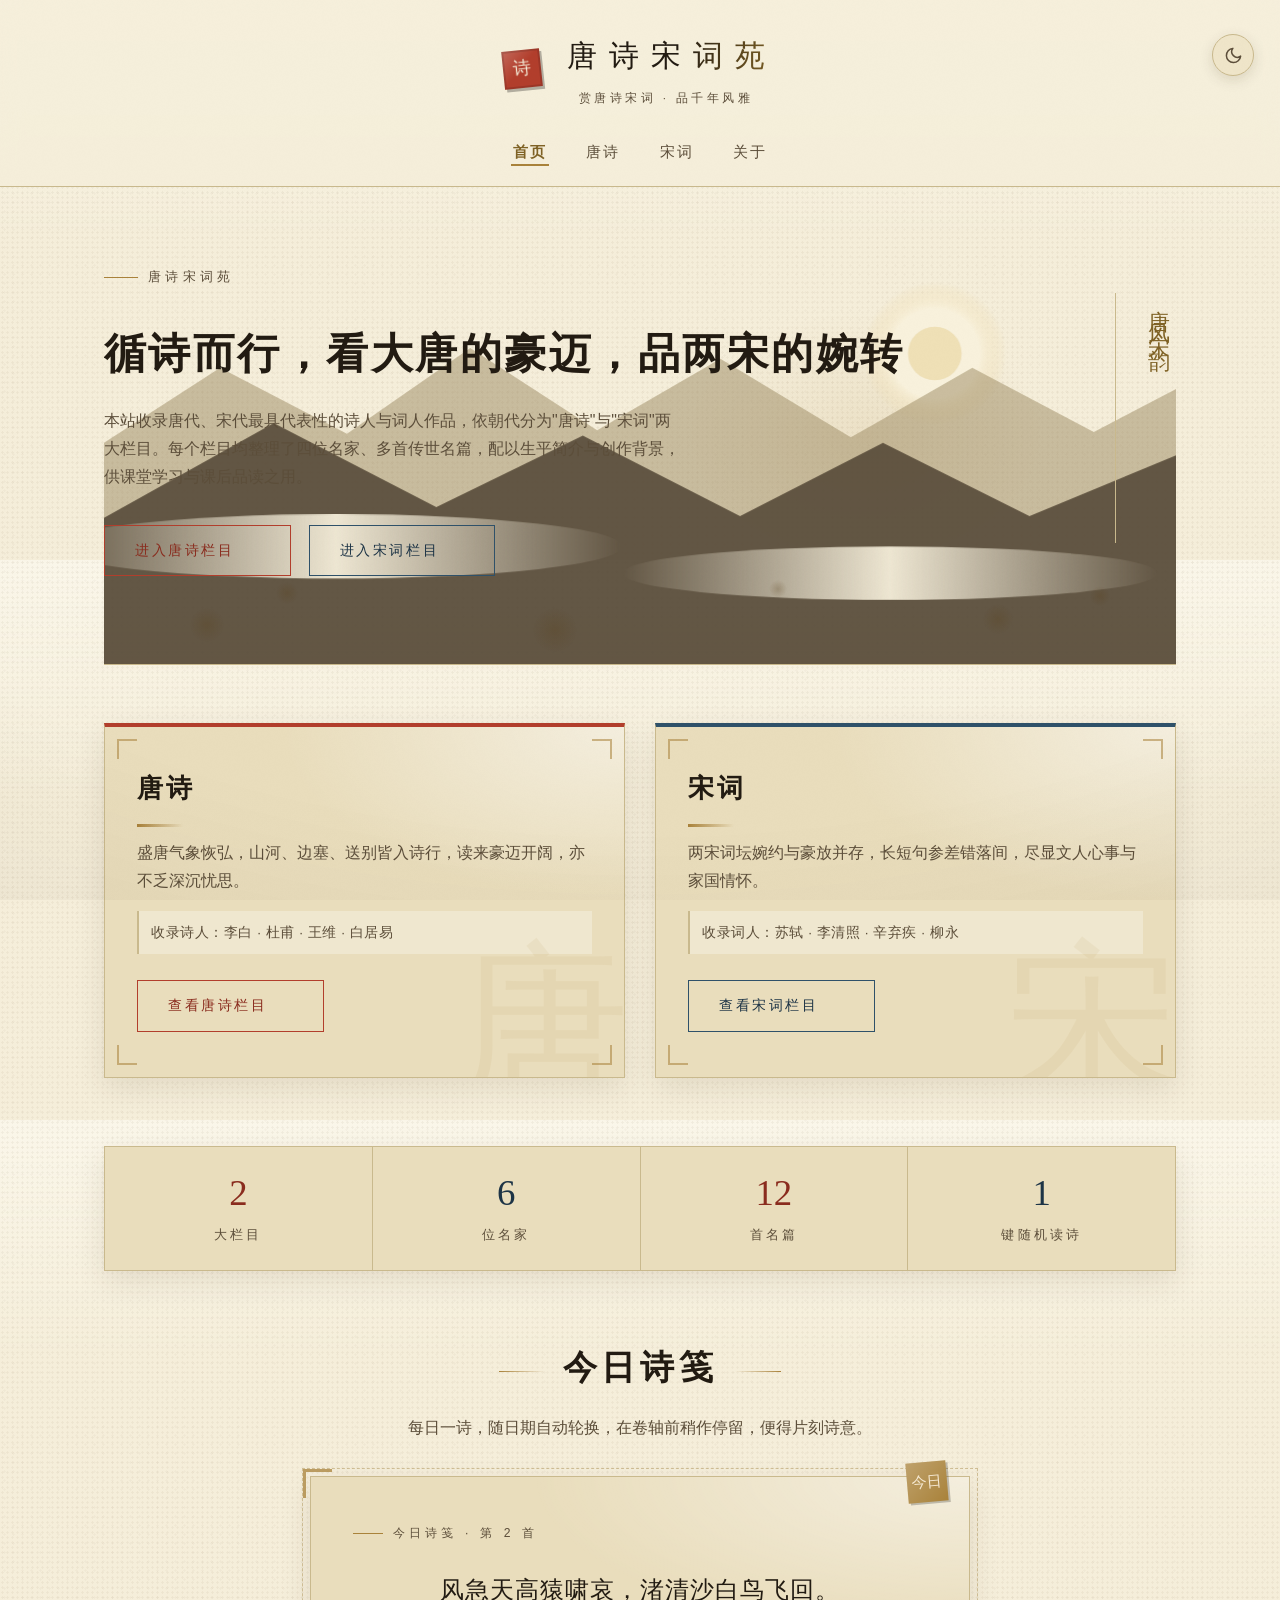
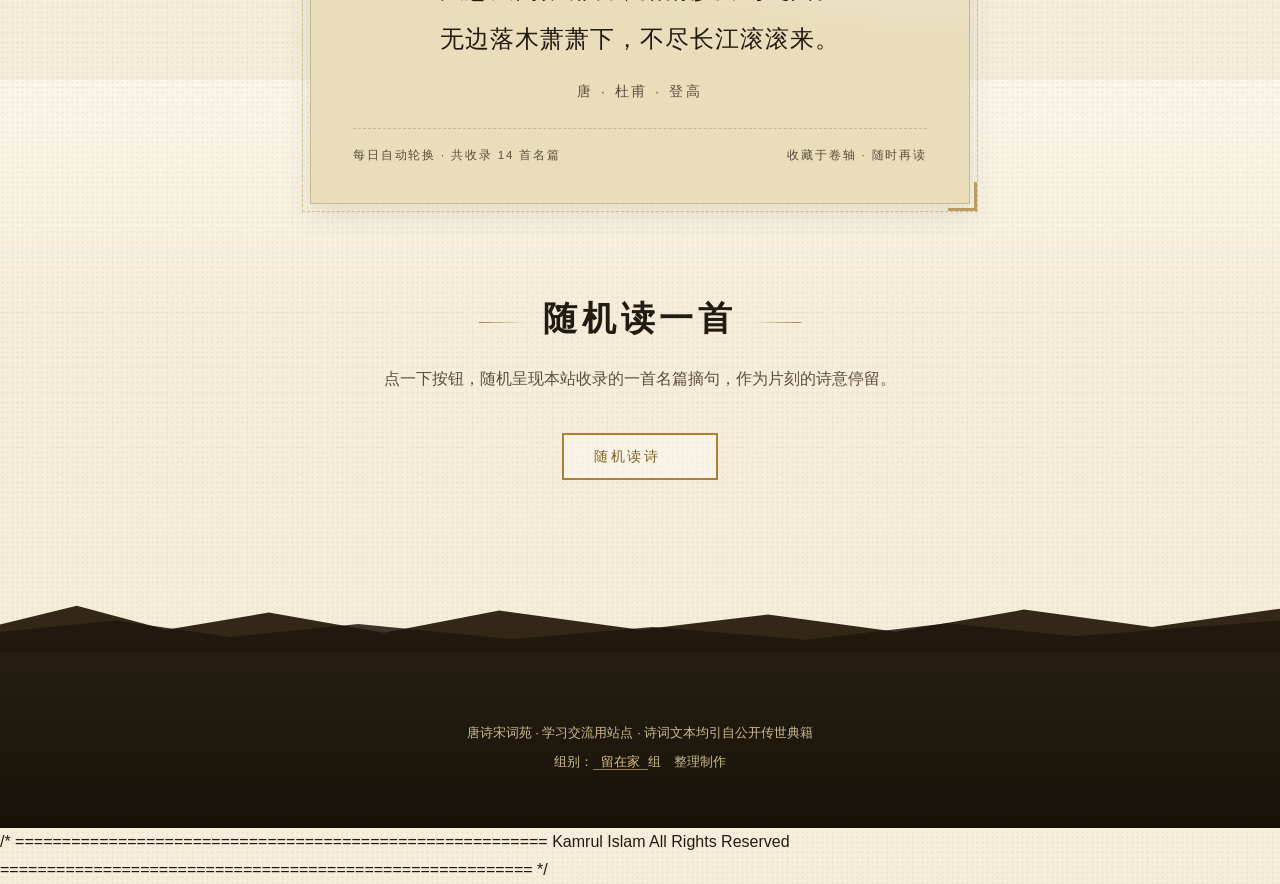
<file: index.html>
<!doctype html>
<html lang="zh-CN">
<head>
<meta charset="UTF-8">
<meta name="viewport" content="width=device-width, initial-scale=1">
<title>唐诗宋词苑 · 首页</title>
<link rel="stylesheet" href="css/style.css">
</head>
<body>

<header class="site-header">
  <a class="brand-mark" href="index.html">
    <span class="brand-seal">诗</span>
    <span>
      <span class="brand-title">唐诗宋词苑</span>
      <span class="brand-sub">赏唐诗宋词 · 品千年风雅</span>
    </span>
  </a>
  <nav class="main-nav">
    <ul>
      <li><a href="index.html">首页</a></li>
      <li><a href="tangshi.html">唐诗</a></li>
      <li><a href="songci.html">宋词</a></li>
      <li><a href="about.html">关于</a></li>
    </ul>
  </nav>
</header>

<main>
  <div class="wrap">

    <section class="hero">
      <div class="hero-text">
        <p class="hero-eyebrow">唐诗宋词苑</p>
        <h1>循诗而行，看大唐的豪迈，品两宋的婉转</h1>
        <p>本站收录唐代、宋代最具代表性的诗人与词人作品，依朝代分为"唐诗"与"宋词"两大栏目。每个栏目均整理了四位名家、多首传世名篇，配以生平简介与创作背景，供课堂学习与课后品读之用。</p>
        <div class="hero-actions">
          <a class="btn btn-tang" href="tangshi.html">进入唐诗栏目</a>
          <a class="btn btn-song" href="songci.html">进入宋词栏目</a>
        </div>
      </div>
      <div class="hero-vertical">唐风宋韵</div>
    </section>

    <section class="gate-grid">
      <div class="gate-card tang">
        <h2>唐诗</h2>
        <p>盛唐气象恢弘，山河、边塞、送别皆入诗行，读来豪迈开阔，亦不乏深沉忧思。</p>
        <p class="poet-list">收录诗人：李白 · 杜甫 · 王维 · 白居易</p>
        <a class="btn btn-tang" href="tangshi.html">查看唐诗栏目</a>
      </div>
      <div class="gate-card song">
        <h2>宋词</h2>
        <p>两宋词坛婉约与豪放并存，长短句参差错落间，尽显文人心事与家国情怀。</p>
        <p class="poet-list">收录词人：苏轼 · 李清照 · 辛弃疾 · 柳永</p>
        <a class="btn btn-song" href="songci.html">查看宋词栏目</a>
      </div>
    </section>

    <section class="stats-bar" aria-label="站点数据">
      <div class="stat-item">
        <span class="stat-num" data-count="2">0</span>
        <span class="stat-label">大栏目</span>
      </div>
      <div class="stat-item">
        <span class="stat-num" data-count="8">0</span>
        <span class="stat-label">位名家</span>
      </div>
      <div class="stat-item">
        <span class="stat-num" data-count="24">0</span>
        <span class="stat-label">首名篇</span>
      </div>
      <div class="stat-item">
        <span class="stat-num" data-count="1">0</span>
        <span class="stat-label">键随机读诗</span>
      </div>
    </section>

    <section class="section-head">
      <h2>今日诗笺</h2>
      <p>每日一诗，随日期自动轮换，在卷轴前稍作停留，便得片刻诗意。</p>
    </section>
    <div class="featured-quote">
      <span class="fq-seal">今日</span>
      <p class="fq-label"></p>
      <p class="fq-text"></p>
      <p class="fq-meta"></p>
      <p class="fq-foot"><span></span><span>收藏于卷轴 · 随时再读</span></p>
    </div>

    <section class="section-head" style="padding-top:10px;">
      <h2>随机读一首</h2>
      <p>点一下按钮，随机呈现本站收录的一首名篇摘句，作为片刻的诗意停留。</p>
    </section>
    <div class="random-wrap">
      <button id="randomPoemBtn" class="btn">随机读诗</button>
      <div id="randomPoemBox" class="random-poem"></div>
    </div>

  </div>
</main>

<footer class="site-footer">
  <p>唐诗宋词苑 · 学习交流用站点 · 诗词文本均引自公开传世典籍</p>
  <p>组别：<span class="fill-blank">留在家</span>组　整理制作</p>
</footer>

<button class="to-top" aria-label="回到顶部">↑</button>
<script src="js/main.js"></script>
</body>
</html>
/* =========================================================
   Kamrul Islam All Rights Reserved
   ========================================================= */
</file>
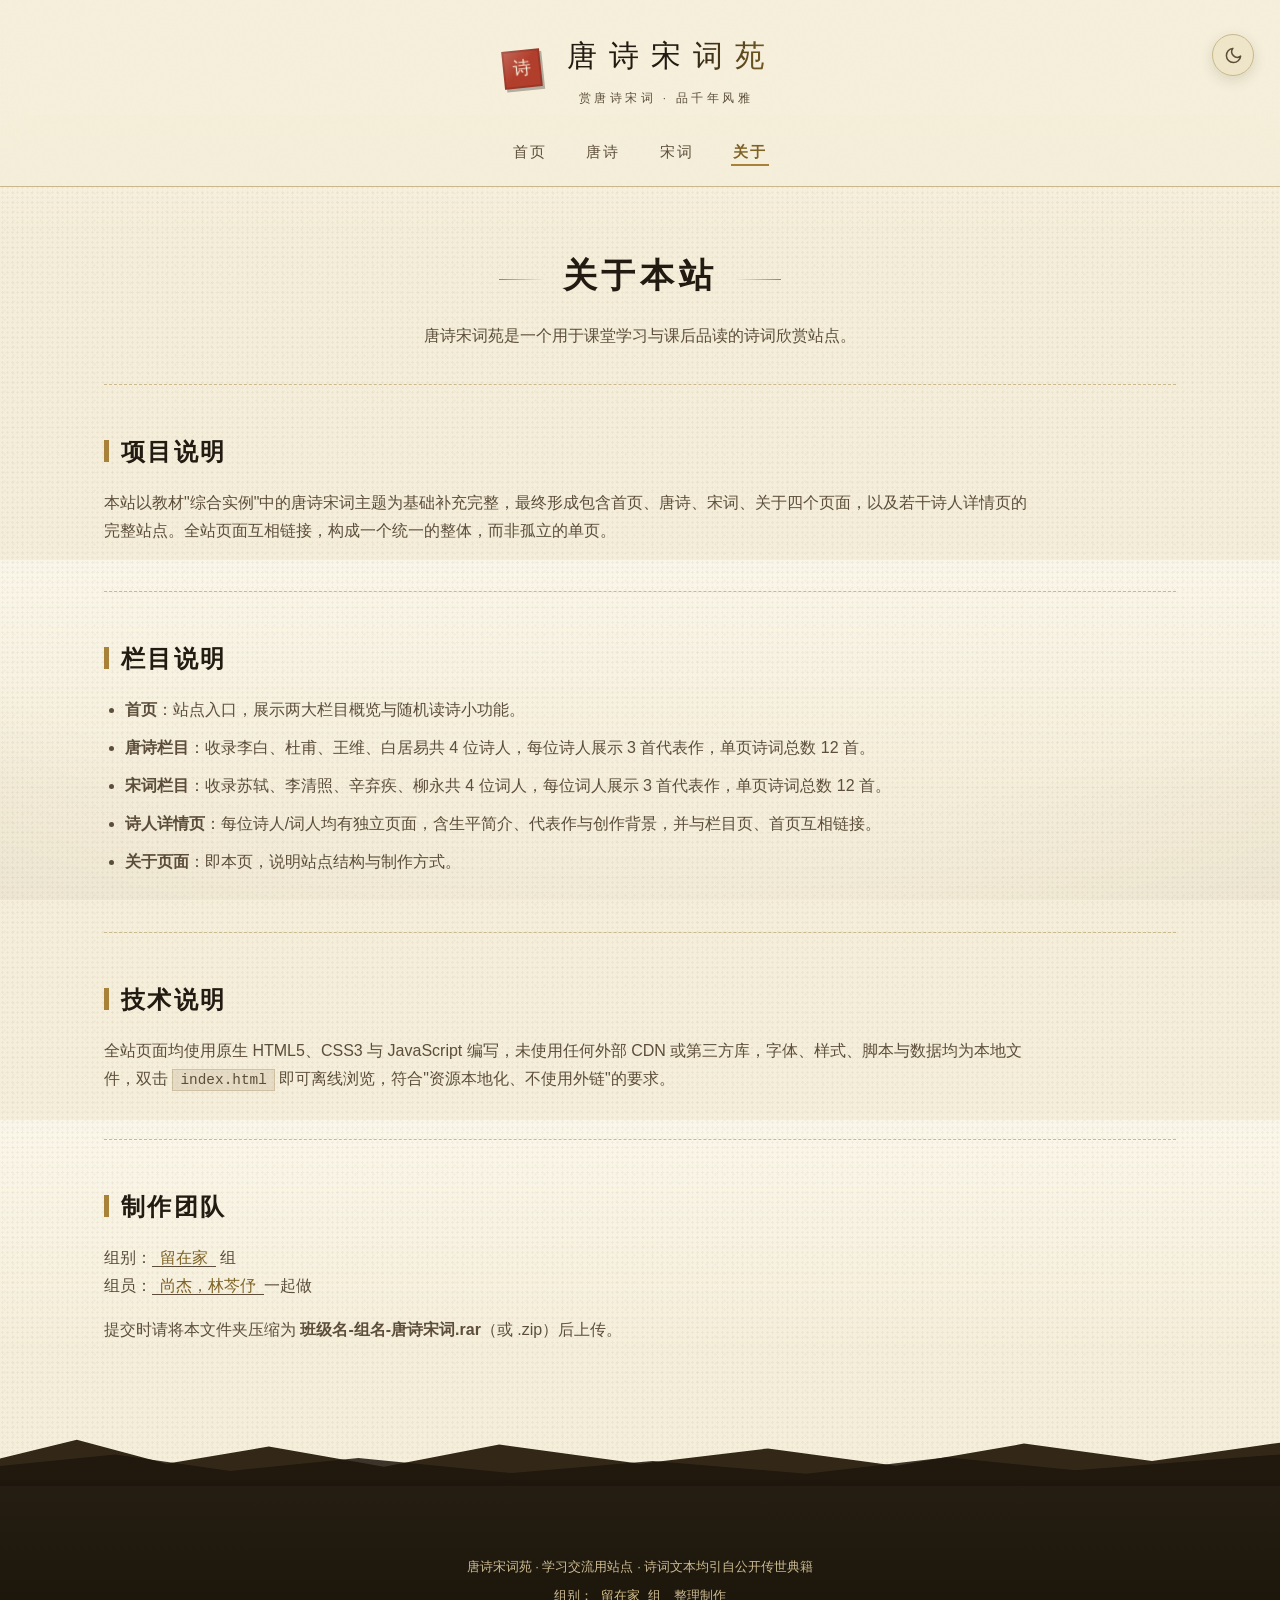
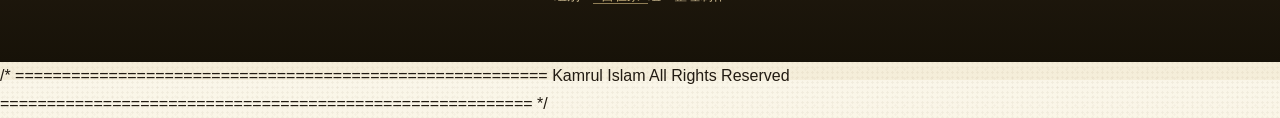
<file: about.html>
<!doctype html>
<html lang="zh-CN">
<head>
<meta charset="UTF-8">
<meta name="viewport" content="width=device-width, initial-scale=1">
<title>关于本站 · 唐诗宋词苑</title>
<link rel="stylesheet" href="css/style.css">
</head>
<body>

<header class="site-header">
  <a class="brand-mark" href="index.html">
    <span class="brand-seal">诗</span>
    <span>
      <span class="brand-title">唐诗宋词苑</span>
      <span class="brand-sub">赏唐诗宋词 · 品千年风雅</span>
    </span>
  </a>
  <nav class="main-nav">
    <ul>
      <li><a href="index.html">首页</a></li>
      <li><a href="tangshi.html">唐诗</a></li>
      <li><a href="songci.html">宋词</a></li>
      <li><a href="about.html">关于</a></li>
    </ul>
  </nav>
</header>

<main>
  <div class="wrap">

    <section class="section-head">
      <h1 class="split-reveal">关于本站</h1>
      <p>唐诗宋词苑是一个用于课堂学习与课后品读的诗词欣赏站点。</p>
    </section>

    <section class="about-block">
      <h2>项目说明</h2>
      <p>本站以教材"综合实例"中的唐诗宋词主题为基础补充完整，最终形成包含首页、唐诗、宋词、关于四个页面，以及若干诗人详情页的完整站点。全站页面互相链接，构成一个统一的整体，而非孤立的单页。</p>
    </section>

    <section class="about-block">
      <h2>栏目说明</h2>
      <ul>
        <li><strong>首页</strong>：站点入口，展示两大栏目概览与随机读诗小功能。</li>
        <li><strong>唐诗栏目</strong>：收录李白、杜甫、王维、白居易共 4 位诗人，每位诗人展示 3 首代表作，单页诗词总数 12 首。</li>
        <li><strong>宋词栏目</strong>：收录苏轼、李清照、辛弃疾、柳永共 4 位词人，每位词人展示 3 首代表作，单页诗词总数 12 首。</li>
        <li><strong>诗人详情页</strong>：每位诗人/词人均有独立页面，含生平简介、代表作与创作背景，并与栏目页、首页互相链接。</li>
        <li><strong>关于页面</strong>：即本页，说明站点结构与制作方式。</li>
      </ul>
    </section>

    <section class="about-block">
      <h2>技术说明</h2>
      <p>全站页面均使用原生 HTML5、CSS3 与 JavaScript 编写，未使用任何外部 CDN 或第三方库，字体、样式、脚本与数据均为本地文件，双击 <code>index.html</code> 即可离线浏览，符合"资源本地化、不使用外链"的要求。</p>
    </section>

    <section class="about-block">
      <h2>制作团队</h2>
      <p>组别：<span class="fill-blank">留在家</span> 组</p>
      <p>组员：<span class="fill-blank">尚杰，林芩伃</span>一起做</p>
      <p style="margin-top:16px;">提交时请将本文件夹压缩为 <strong>班级名-组名-唐诗宋词.rar</strong>（或 .zip）后上传。</p>
    </section>

  </div>
</main>

<footer class="site-footer">
  <p>唐诗宋词苑 · 学习交流用站点 · 诗词文本均引自公开传世典籍</p>
  <p>组别：<span class="fill-blank">留在家</span>组　整理制作</p>
</footer>

<button class="to-top" aria-label="回到顶部">↑</button>
<script src="js/main.js"></script>
</body>
</html>
/* =========================================================
   Kamrul Islam All Rights Reserved
   ========================================================= */
</file>
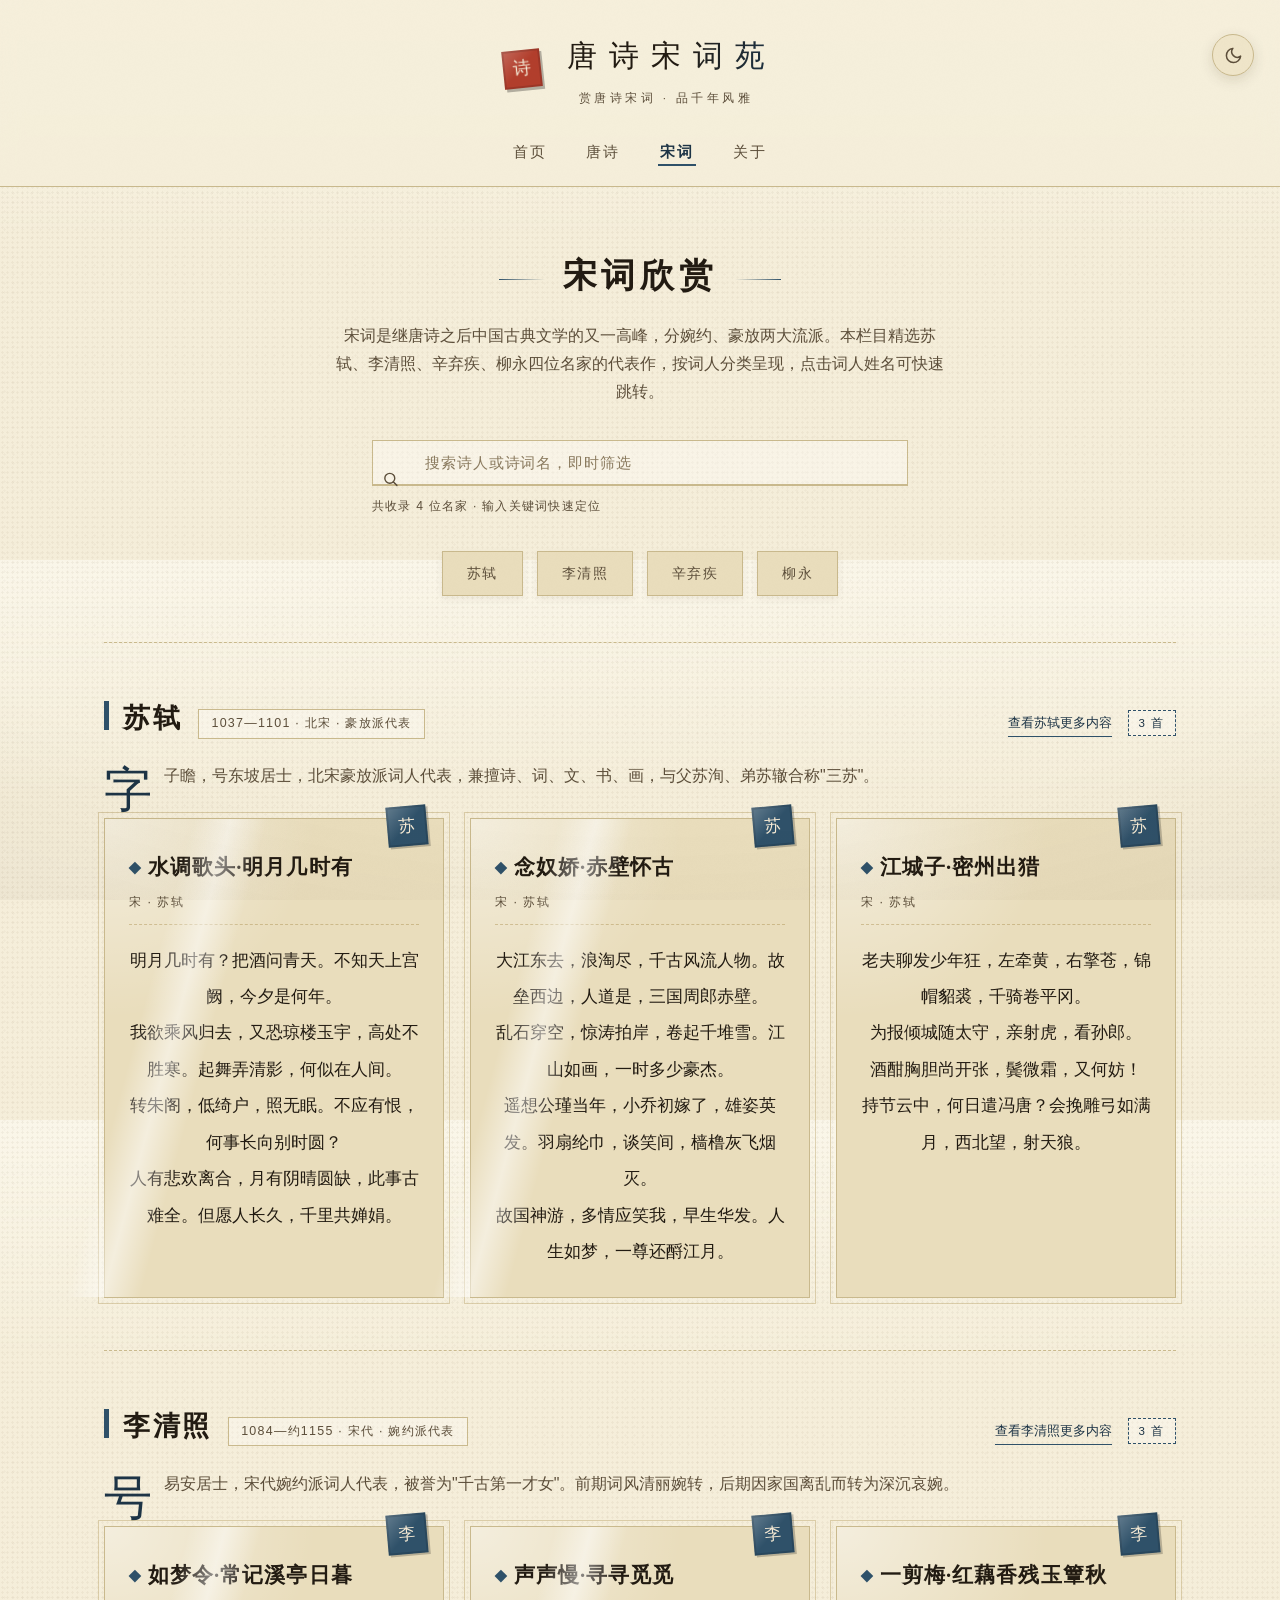
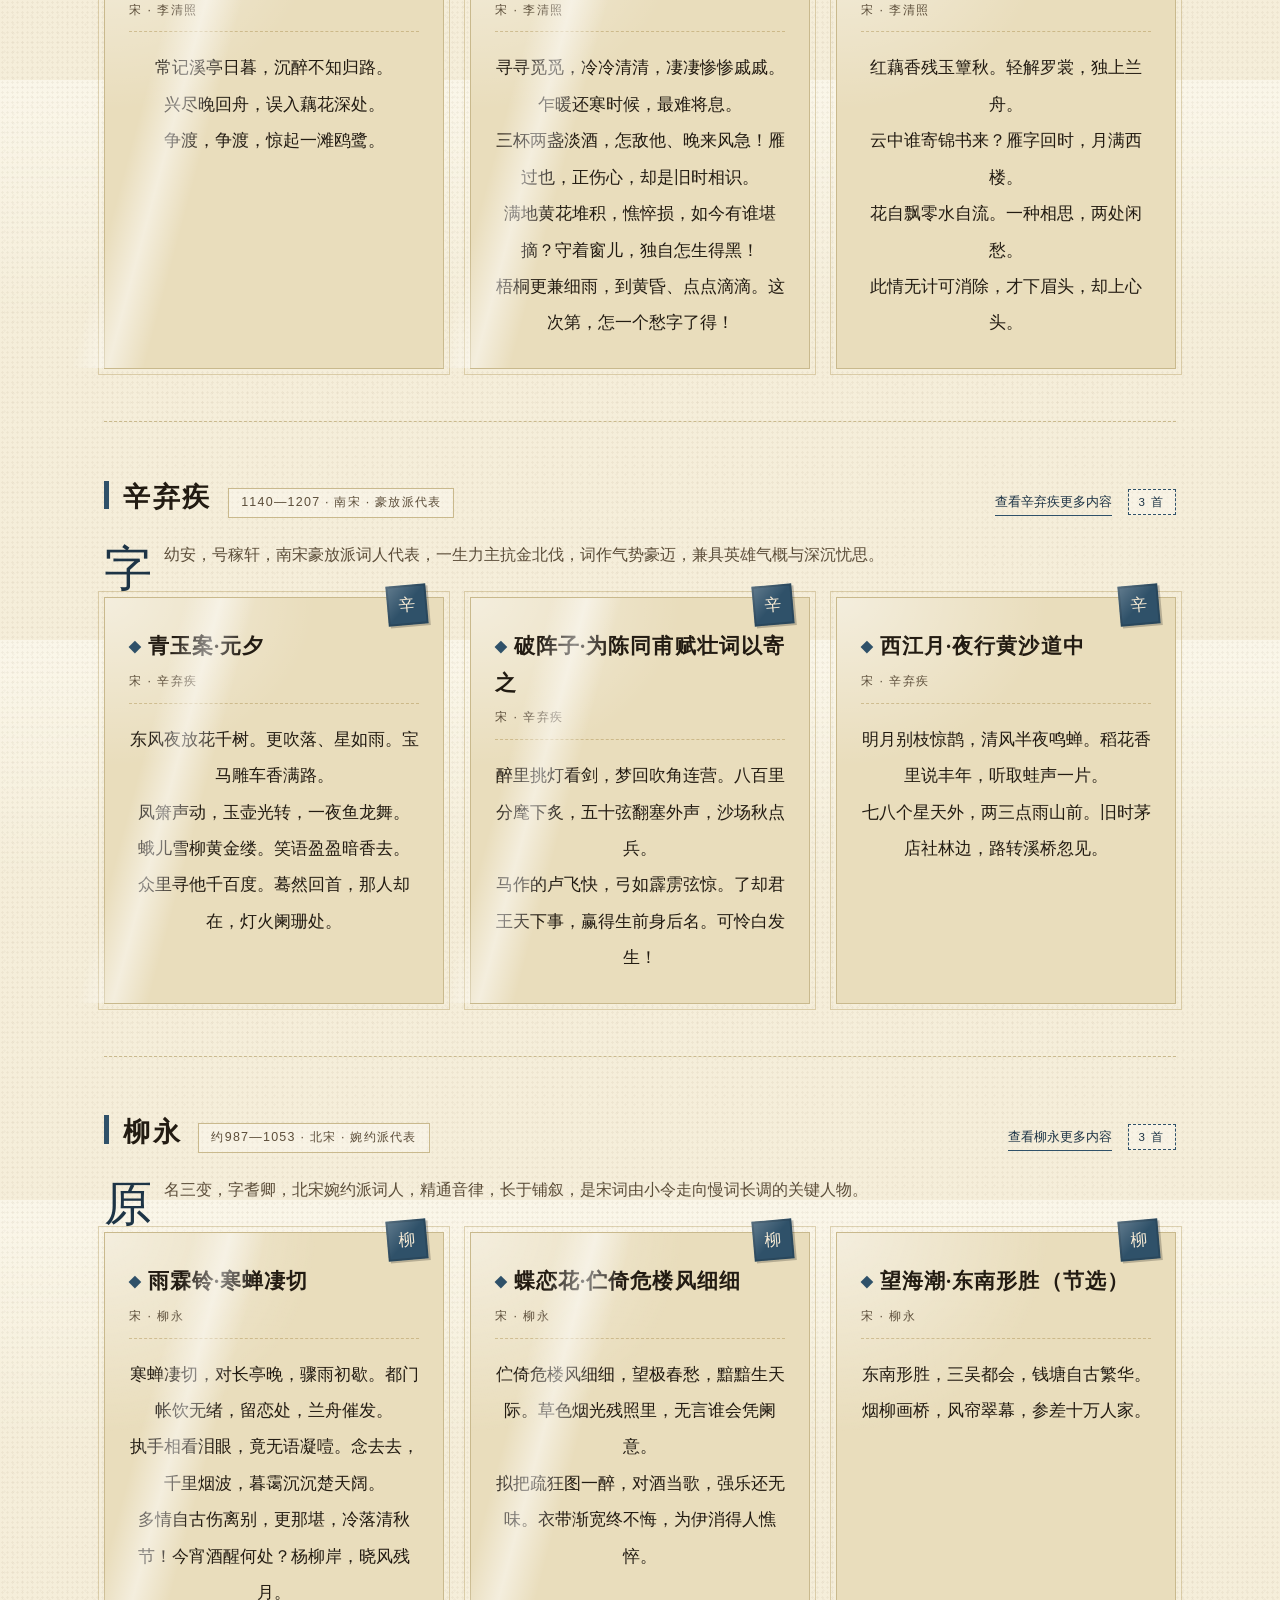
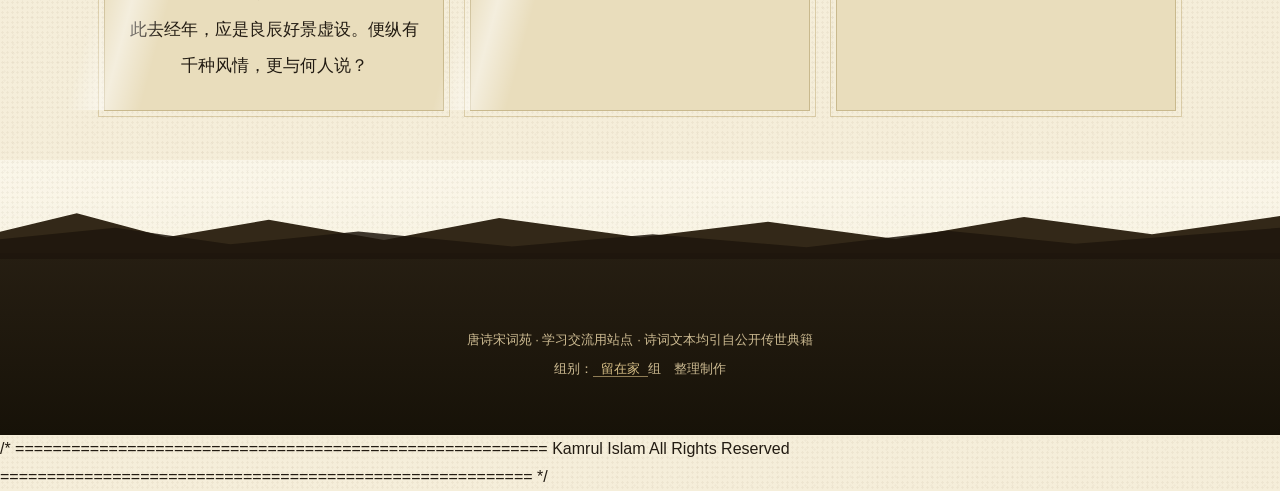
<file: songci.html>
<!doctype html>
<html lang="zh-CN">
<head>
<meta charset="UTF-8">
<meta name="viewport" content="width=device-width, initial-scale=1">
<title>宋词欣赏 · 唐诗宋词苑</title>
<link rel="stylesheet" href="css/style.css">
</head>
<body class="theme-song">

<header class="site-header">
  <a class="brand-mark" href="index.html">
    <span class="brand-seal">诗</span>
    <span>
      <span class="brand-title">唐诗宋词苑</span>
      <span class="brand-sub">赏唐诗宋词 · 品千年风雅</span>
    </span>
  </a>
  <nav class="main-nav">
    <ul>
      <li><a href="index.html">首页</a></li>
      <li><a href="tangshi.html">唐诗</a></li>
      <li><a href="songci.html">宋词</a></li>
      <li><a href="about.html">关于</a></li>
    </ul>
  </nav>
</header>

<main>
  <div class="wrap">

    <section class="section-head">
      <h1 class="split-reveal">宋词欣赏</h1>
      <p>宋词是继唐诗之后中国古典文学的又一高峰，分婉约、豪放两大流派。本栏目精选苏轼、李清照、辛弃疾、柳永四位名家的代表作，按词人分类呈现，点击词人姓名可快速跳转。</p>
    </section>

    <div class="poet-chips">
      <a href="#sushi">苏轼</a>
      <a href="#liqingzhao">李清照</a>
      <a href="#xinqiji">辛弃疾</a>
      <a href="#liuyong">柳永</a>
    </div>

    <!-- 苏轼 -->
    <section class="poet-section" id="sushi">
      <div class="poet-head">
        <h2>苏轼</h2>
        <span class="dates">1037—1101 · 北宋 · 豪放派代表</span>
        <a class="more" href="poets/sushi.html">查看苏轼更多内容</a>
      </div>
      <p class="poet-bio">字子瞻，号东坡居士，北宋豪放派词人代表，兼擅诗、词、文、书、画，与父苏洵、弟苏辙合称"三苏"。</p>
      <div class="poem-grid">
        <div class="poem-card">
          <span class="seal-mark">苏</span>
          <h3 class="poem-title">水调歌头·明月几时有</h3>
          <p class="poem-meta">宋 · 苏轼</p>
          <p class="poem-body">明月几时有？把酒问青天。不知天上宫阙，今夕是何年。
我欲乘风归去，又恐琼楼玉宇，高处不胜寒。起舞弄清影，何似在人间。
转朱阁，低绮户，照无眠。不应有恨，何事长向别时圆？
人有悲欢离合，月有阴晴圆缺，此事古难全。但愿人长久，千里共婵娟。</p>
        </div>
        <div class="poem-card">
          <span class="seal-mark">苏</span>
          <h3 class="poem-title">念奴娇·赤壁怀古</h3>
          <p class="poem-meta">宋 · 苏轼</p>
          <p class="poem-body">大江东去，浪淘尽，千古风流人物。故垒西边，人道是，三国周郎赤壁。
乱石穿空，惊涛拍岸，卷起千堆雪。江山如画，一时多少豪杰。
遥想公瑾当年，小乔初嫁了，雄姿英发。羽扇纶巾，谈笑间，樯橹灰飞烟灭。
故国神游，多情应笑我，早生华发。人生如梦，一尊还酹江月。</p>
        </div>
        <div class="poem-card">
          <span class="seal-mark">苏</span>
          <h3 class="poem-title">江城子·密州出猎</h3>
          <p class="poem-meta">宋 · 苏轼</p>
          <p class="poem-body">老夫聊发少年狂，左牵黄，右擎苍，锦帽貂裘，千骑卷平冈。
为报倾城随太守，亲射虎，看孙郎。
酒酣胸胆尚开张，鬓微霜，又何妨！
持节云中，何日遣冯唐？会挽雕弓如满月，西北望，射天狼。</p>
        </div>
      </div>
    </section>

    <!-- 李清照 -->
    <section class="poet-section" id="liqingzhao">
      <div class="poet-head">
        <h2>李清照</h2>
        <span class="dates">1084—约1155 · 宋代 · 婉约派代表</span>
        <a class="more" href="poets/liqingzhao.html">查看李清照更多内容</a>
      </div>
      <p class="poet-bio">号易安居士，宋代婉约派词人代表，被誉为"千古第一才女"。前期词风清丽婉转，后期因家国离乱而转为深沉哀婉。</p>
      <div class="poem-grid">
        <div class="poem-card">
          <span class="seal-mark">李</span>
          <h3 class="poem-title">如梦令·常记溪亭日暮</h3>
          <p class="poem-meta">宋 · 李清照</p>
          <p class="poem-body">常记溪亭日暮，沉醉不知归路。
兴尽晚回舟，误入藕花深处。
争渡，争渡，惊起一滩鸥鹭。</p>
        </div>
        <div class="poem-card">
          <span class="seal-mark">李</span>
          <h3 class="poem-title">声声慢·寻寻觅觅</h3>
          <p class="poem-meta">宋 · 李清照</p>
          <p class="poem-body">寻寻觅觅，冷冷清清，凄凄惨惨戚戚。乍暖还寒时候，最难将息。
三杯两盏淡酒，怎敌他、晚来风急！雁过也，正伤心，却是旧时相识。
满地黄花堆积，憔悴损，如今有谁堪摘？守着窗儿，独自怎生得黑！
梧桐更兼细雨，到黄昏、点点滴滴。这次第，怎一个愁字了得！</p>
        </div>
        <div class="poem-card">
          <span class="seal-mark">李</span>
          <h3 class="poem-title">一剪梅·红藕香残玉簟秋</h3>
          <p class="poem-meta">宋 · 李清照</p>
          <p class="poem-body">红藕香残玉簟秋。轻解罗裳，独上兰舟。
云中谁寄锦书来？雁字回时，月满西楼。
花自飘零水自流。一种相思，两处闲愁。
此情无计可消除，才下眉头，却上心头。</p>
        </div>
      </div>
    </section>

    <!-- 辛弃疾 -->
    <section class="poet-section" id="xinqiji">
      <div class="poet-head">
        <h2>辛弃疾</h2>
        <span class="dates">1140—1207 · 南宋 · 豪放派代表</span>
        <a class="more" href="poets/xinqiji.html">查看辛弃疾更多内容</a>
      </div>
      <p class="poet-bio">字幼安，号稼轩，南宋豪放派词人代表，一生力主抗金北伐，词作气势豪迈，兼具英雄气概与深沉忧思。</p>
      <div class="poem-grid">
        <div class="poem-card">
          <span class="seal-mark">辛</span>
          <h3 class="poem-title">青玉案·元夕</h3>
          <p class="poem-meta">宋 · 辛弃疾</p>
          <p class="poem-body">东风夜放花千树。更吹落、星如雨。宝马雕车香满路。
凤箫声动，玉壶光转，一夜鱼龙舞。
蛾儿雪柳黄金缕。笑语盈盈暗香去。
众里寻他千百度。蓦然回首，那人却在，灯火阑珊处。</p>
        </div>
        <div class="poem-card">
          <span class="seal-mark">辛</span>
          <h3 class="poem-title">破阵子·为陈同甫赋壮词以寄之</h3>
          <p class="poem-meta">宋 · 辛弃疾</p>
          <p class="poem-body">醉里挑灯看剑，梦回吹角连营。八百里分麾下炙，五十弦翻塞外声，沙场秋点兵。
马作的卢飞快，弓如霹雳弦惊。了却君王天下事，赢得生前身后名。可怜白发生！</p>
        </div>
        <div class="poem-card">
          <span class="seal-mark">辛</span>
          <h3 class="poem-title">西江月·夜行黄沙道中</h3>
          <p class="poem-meta">宋 · 辛弃疾</p>
          <p class="poem-body">明月别枝惊鹊，清风半夜鸣蝉。稻花香里说丰年，听取蛙声一片。
七八个星天外，两三点雨山前。旧时茅店社林边，路转溪桥忽见。</p>
        </div>
      </div>
    </section>

    <!-- 柳永 -->
    <section class="poet-section" id="liuyong">
      <div class="poet-head">
        <h2>柳永</h2>
        <span class="dates">约987—1053 · 北宋 · 婉约派代表</span>
        <a class="more" href="poets/liuyong.html">查看柳永更多内容</a>
      </div>
      <p class="poet-bio">原名三变，字耆卿，北宋婉约派词人，精通音律，长于铺叙，是宋词由小令走向慢词长调的关键人物。</p>
      <div class="poem-grid">
        <div class="poem-card">
          <span class="seal-mark">柳</span>
          <h3 class="poem-title">雨霖铃·寒蝉凄切</h3>
          <p class="poem-meta">宋 · 柳永</p>
          <p class="poem-body">寒蝉凄切，对长亭晚，骤雨初歇。都门帐饮无绪，留恋处，兰舟催发。
执手相看泪眼，竟无语凝噎。念去去，千里烟波，暮霭沉沉楚天阔。
多情自古伤离别，更那堪，冷落清秋节！今宵酒醒何处？杨柳岸，晓风残月。
此去经年，应是良辰好景虚设。便纵有千种风情，更与何人说？</p>
        </div>
        <div class="poem-card">
          <span class="seal-mark">柳</span>
          <h3 class="poem-title">蝶恋花·伫倚危楼风细细</h3>
          <p class="poem-meta">宋 · 柳永</p>
          <p class="poem-body">伫倚危楼风细细，望极春愁，黯黯生天际。草色烟光残照里，无言谁会凭阑意。
拟把疏狂图一醉，对酒当歌，强乐还无味。衣带渐宽终不悔，为伊消得人憔悴。</p>
        </div>
        <div class="poem-card">
          <span class="seal-mark">柳</span>
          <h3 class="poem-title">望海潮·东南形胜（节选）</h3>
          <p class="poem-meta">宋 · 柳永</p>
          <p class="poem-body">东南形胜，三吴都会，钱塘自古繁华。
烟柳画桥，风帘翠幕，参差十万人家。</p>
        </div>
      </div>
    </section>

  </div>
</main>

<footer class="site-footer">
  <p>唐诗宋词苑 · 学习交流用站点 · 诗词文本均引自公开传世典籍</p>
  <p>组别：<span class="fill-blank">留在家</span>组　整理制作</p>
</footer>

<button class="to-top" aria-label="回到顶部">↑</button>
<script src="js/main.js"></script>
</body>
</html>
/* =========================================================
   Kamrul Islam All Rights Reserved
   ========================================================= */
</file>
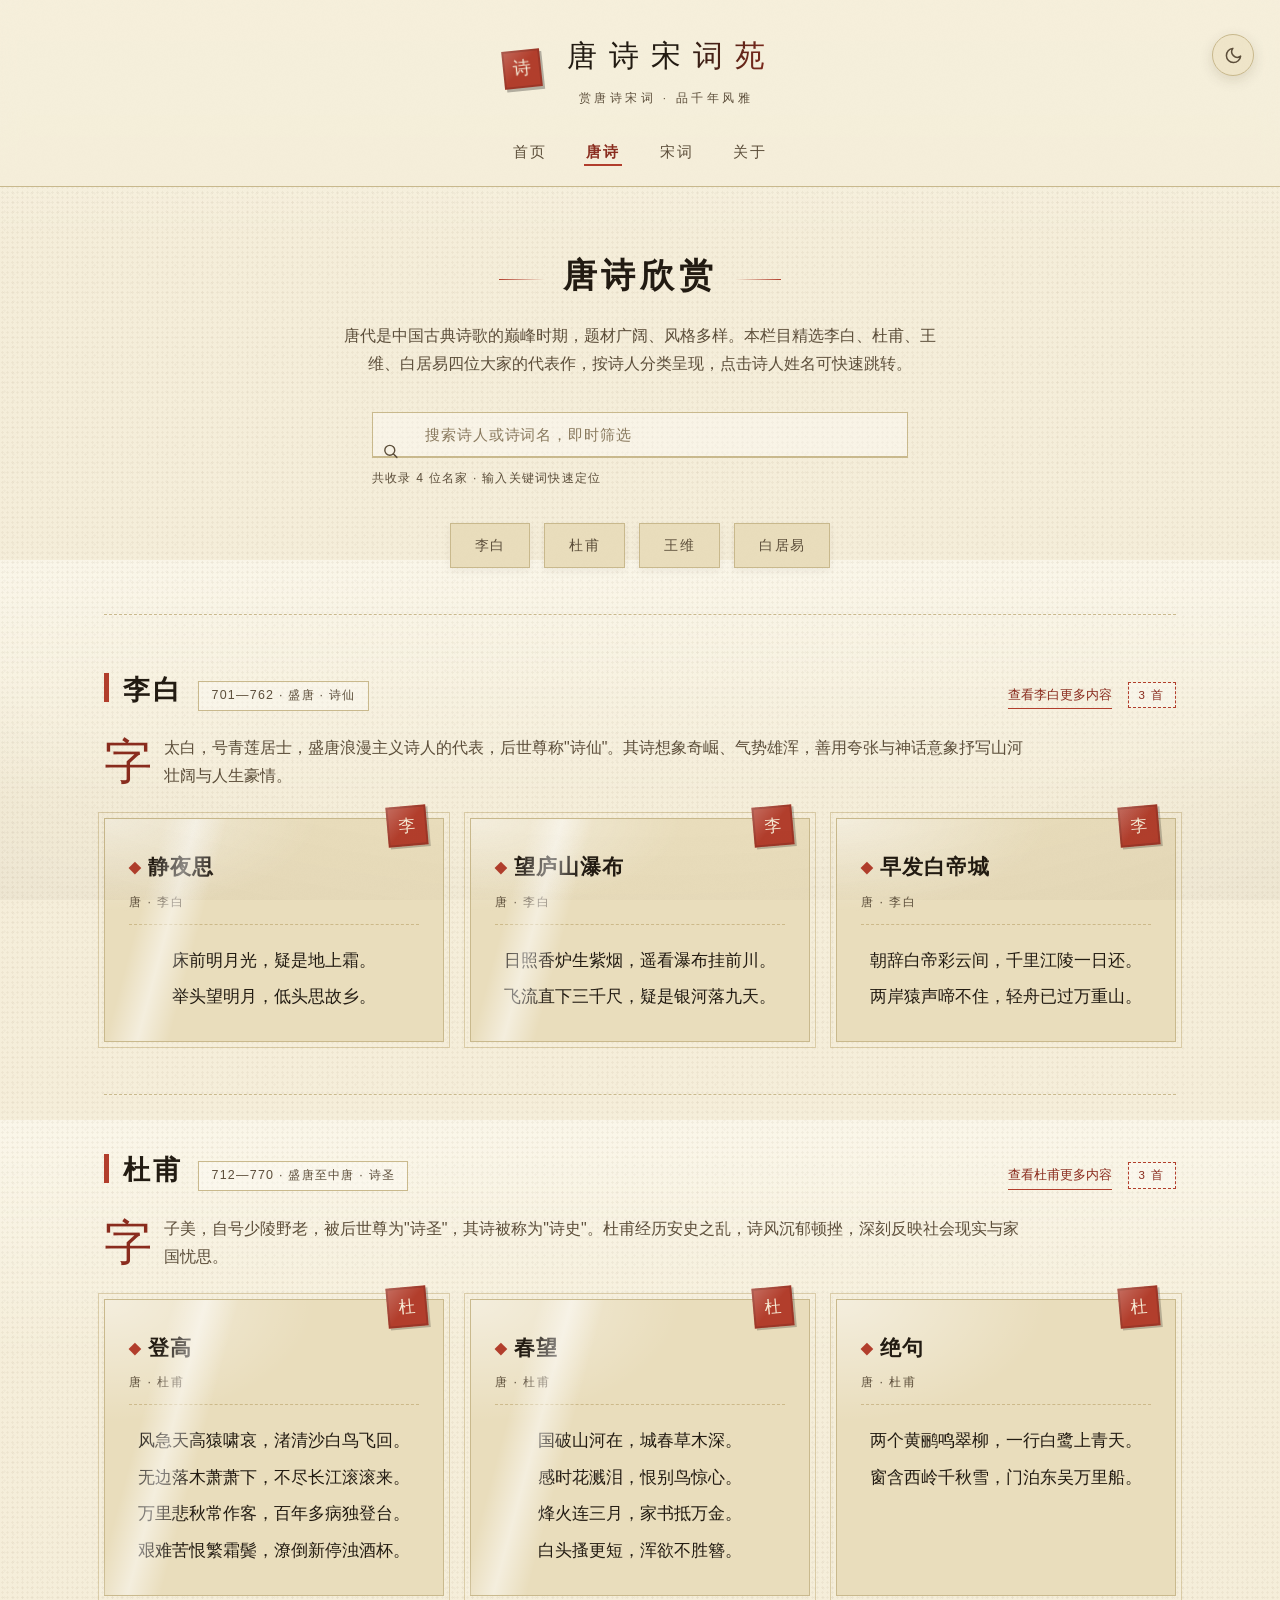
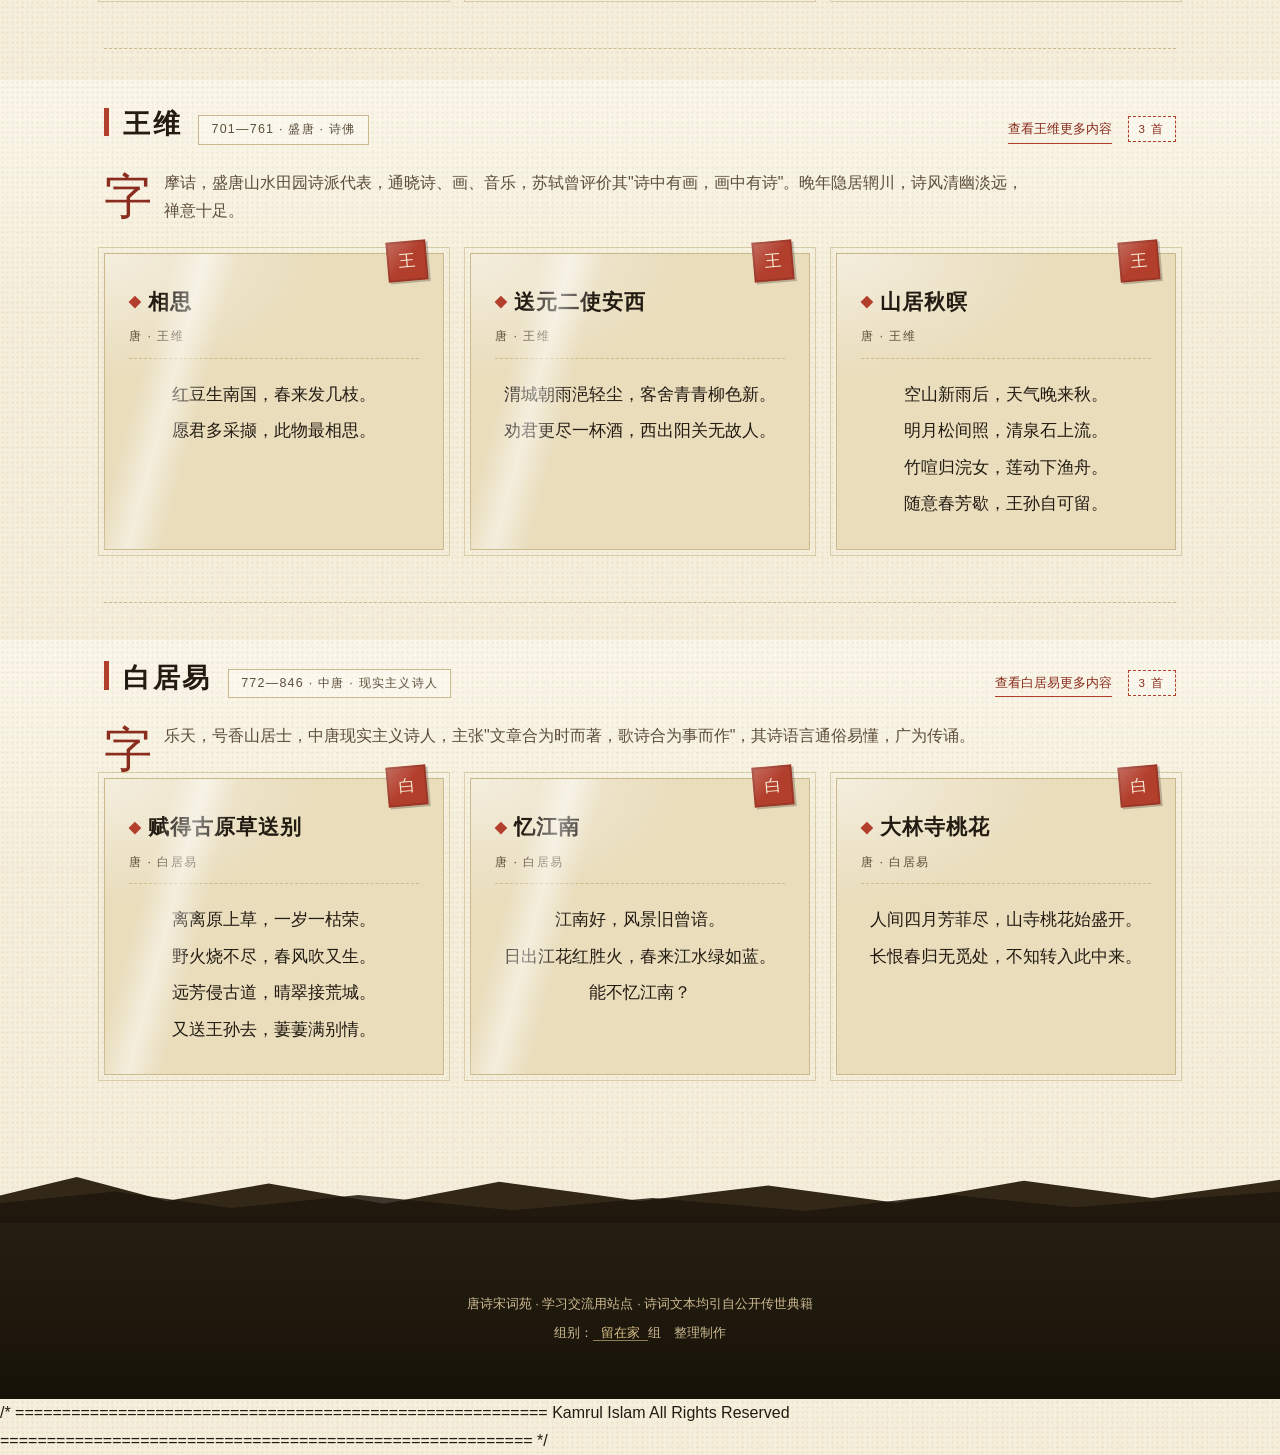
<file: tangshi.html>
<!doctype html>
<html lang="zh-CN">
<head>
<meta charset="UTF-8">
<meta name="viewport" content="width=device-width, initial-scale=1">
<title>唐诗欣赏 · 唐诗宋词苑</title>
<link rel="stylesheet" href="css/style.css">
</head>
<body class="theme-tang">

<header class="site-header">
  <a class="brand-mark" href="index.html">
    <span class="brand-seal">诗</span>
    <span>
      <span class="brand-title">唐诗宋词苑</span>
      <span class="brand-sub">赏唐诗宋词 · 品千年风雅</span>
    </span>
  </a>
  <nav class="main-nav">
    <ul>
      <li><a href="index.html">首页</a></li>
      <li><a href="tangshi.html">唐诗</a></li>
      <li><a href="songci.html">宋词</a></li>
      <li><a href="about.html">关于</a></li>
    </ul>
  </nav>
</header>

<main>
  <div class="wrap">

    <section class="section-head">
      <h1 class="split-reveal">唐诗欣赏</h1>
      <p>唐代是中国古典诗歌的巅峰时期，题材广阔、风格多样。本栏目精选李白、杜甫、王维、白居易四位大家的代表作，按诗人分类呈现，点击诗人姓名可快速跳转。</p>
    </section>

    <div class="poet-chips">
      <a href="#libai">李白</a>
      <a href="#dufu">杜甫</a>
      <a href="#wangwei">王维</a>
      <a href="#baijuyi">白居易</a>
    </div>

    <!-- 李白 -->
    <section class="poet-section" id="libai">
      <div class="poet-head">
        <h2>李白</h2>
        <span class="dates">701—762 · 盛唐 · 诗仙</span>
        <a class="more" href="poets/libai.html">查看李白更多内容</a>
      </div>
      <p class="poet-bio">字太白，号青莲居士，盛唐浪漫主义诗人的代表，后世尊称"诗仙"。其诗想象奇崛、气势雄浑，善用夸张与神话意象抒写山河壮阔与人生豪情。</p>
      <div class="poem-grid">
        <div class="poem-card">
          <span class="seal-mark">李</span>
          <h3 class="poem-title">静夜思</h3>
          <p class="poem-meta">唐 · 李白</p>
          <p class="poem-body">床前明月光，疑是地上霜。
举头望明月，低头思故乡。</p>
        </div>
        <div class="poem-card">
          <span class="seal-mark">李</span>
          <h3 class="poem-title">望庐山瀑布</h3>
          <p class="poem-meta">唐 · 李白</p>
          <p class="poem-body">日照香炉生紫烟，遥看瀑布挂前川。
飞流直下三千尺，疑是银河落九天。</p>
        </div>
        <div class="poem-card">
          <span class="seal-mark">李</span>
          <h3 class="poem-title">早发白帝城</h3>
          <p class="poem-meta">唐 · 李白</p>
          <p class="poem-body">朝辞白帝彩云间，千里江陵一日还。
两岸猿声啼不住，轻舟已过万重山。</p>
        </div>
      </div>
    </section>

    <!-- 杜甫 -->
    <section class="poet-section" id="dufu">
      <div class="poet-head">
        <h2>杜甫</h2>
        <span class="dates">712—770 · 盛唐至中唐 · 诗圣</span>
        <a class="more" href="poets/dufu.html">查看杜甫更多内容</a>
      </div>
      <p class="poet-bio">字子美，自号少陵野老，被后世尊为"诗圣"，其诗被称为"诗史"。杜甫经历安史之乱，诗风沉郁顿挫，深刻反映社会现实与家国忧思。</p>
      <div class="poem-grid">
        <div class="poem-card">
          <span class="seal-mark">杜</span>
          <h3 class="poem-title">登高</h3>
          <p class="poem-meta">唐 · 杜甫</p>
          <p class="poem-body">风急天高猿啸哀，渚清沙白鸟飞回。
无边落木萧萧下，不尽长江滚滚来。
万里悲秋常作客，百年多病独登台。
艰难苦恨繁霜鬓，潦倒新停浊酒杯。</p>
        </div>
        <div class="poem-card">
          <span class="seal-mark">杜</span>
          <h3 class="poem-title">春望</h3>
          <p class="poem-meta">唐 · 杜甫</p>
          <p class="poem-body">国破山河在，城春草木深。
感时花溅泪，恨别鸟惊心。
烽火连三月，家书抵万金。
白头搔更短，浑欲不胜簪。</p>
        </div>
        <div class="poem-card">
          <span class="seal-mark">杜</span>
          <h3 class="poem-title">绝句</h3>
          <p class="poem-meta">唐 · 杜甫</p>
          <p class="poem-body">两个黄鹂鸣翠柳，一行白鹭上青天。
窗含西岭千秋雪，门泊东吴万里船。</p>
        </div>
      </div>
    </section>

    <!-- 王维 -->
    <section class="poet-section" id="wangwei">
      <div class="poet-head">
        <h2>王维</h2>
        <span class="dates">701—761 · 盛唐 · 诗佛</span>
        <a class="more" href="poets/wangwei.html">查看王维更多内容</a>
      </div>
      <p class="poet-bio">字摩诘，盛唐山水田园诗派代表，通晓诗、画、音乐，苏轼曾评价其"诗中有画，画中有诗"。晚年隐居辋川，诗风清幽淡远，禅意十足。</p>
      <div class="poem-grid">
        <div class="poem-card">
          <span class="seal-mark">王</span>
          <h3 class="poem-title">相思</h3>
          <p class="poem-meta">唐 · 王维</p>
          <p class="poem-body">红豆生南国，春来发几枝。
愿君多采撷，此物最相思。</p>
        </div>
        <div class="poem-card">
          <span class="seal-mark">王</span>
          <h3 class="poem-title">送元二使安西</h3>
          <p class="poem-meta">唐 · 王维</p>
          <p class="poem-body">渭城朝雨浥轻尘，客舍青青柳色新。
劝君更尽一杯酒，西出阳关无故人。</p>
        </div>
        <div class="poem-card">
          <span class="seal-mark">王</span>
          <h3 class="poem-title">山居秋暝</h3>
          <p class="poem-meta">唐 · 王维</p>
          <p class="poem-body">空山新雨后，天气晚来秋。
明月松间照，清泉石上流。
竹喧归浣女，莲动下渔舟。
随意春芳歇，王孙自可留。</p>
        </div>
      </div>
    </section>

    <!-- 白居易 -->
    <section class="poet-section" id="baijuyi">
      <div class="poet-head">
        <h2>白居易</h2>
        <span class="dates">772—846 · 中唐 · 现实主义诗人</span>
        <a class="more" href="poets/baijuyi.html">查看白居易更多内容</a>
      </div>
      <p class="poet-bio">字乐天，号香山居士，中唐现实主义诗人，主张"文章合为时而著，歌诗合为事而作"，其诗语言通俗易懂，广为传诵。</p>
      <div class="poem-grid">
        <div class="poem-card">
          <span class="seal-mark">白</span>
          <h3 class="poem-title">赋得古原草送别</h3>
          <p class="poem-meta">唐 · 白居易</p>
          <p class="poem-body">离离原上草，一岁一枯荣。
野火烧不尽，春风吹又生。
远芳侵古道，晴翠接荒城。
又送王孙去，萋萋满别情。</p>
        </div>
        <div class="poem-card">
          <span class="seal-mark">白</span>
          <h3 class="poem-title">忆江南</h3>
          <p class="poem-meta">唐 · 白居易</p>
          <p class="poem-body">江南好，风景旧曾谙。
日出江花红胜火，春来江水绿如蓝。
能不忆江南？</p>
        </div>
        <div class="poem-card">
          <span class="seal-mark">白</span>
          <h3 class="poem-title">大林寺桃花</h3>
          <p class="poem-meta">唐 · 白居易</p>
          <p class="poem-body">人间四月芳菲尽，山寺桃花始盛开。
长恨春归无觅处，不知转入此中来。</p>
        </div>
      </div>
    </section>

  </div>
</main>

<footer class="site-footer">
  <p>唐诗宋词苑 · 学习交流用站点 · 诗词文本均引自公开传世典籍</p>
  <p>组别：<span class="fill-blank">留在家</span>组　整理制作</p>
</footer>

<button class="to-top" aria-label="回到顶部">↑</button>
<script src="js/main.js"></script>
</body>
</html>
/* =========================================================
   Kamrul Islam All Rights Reserved
   ========================================================= */
</file>
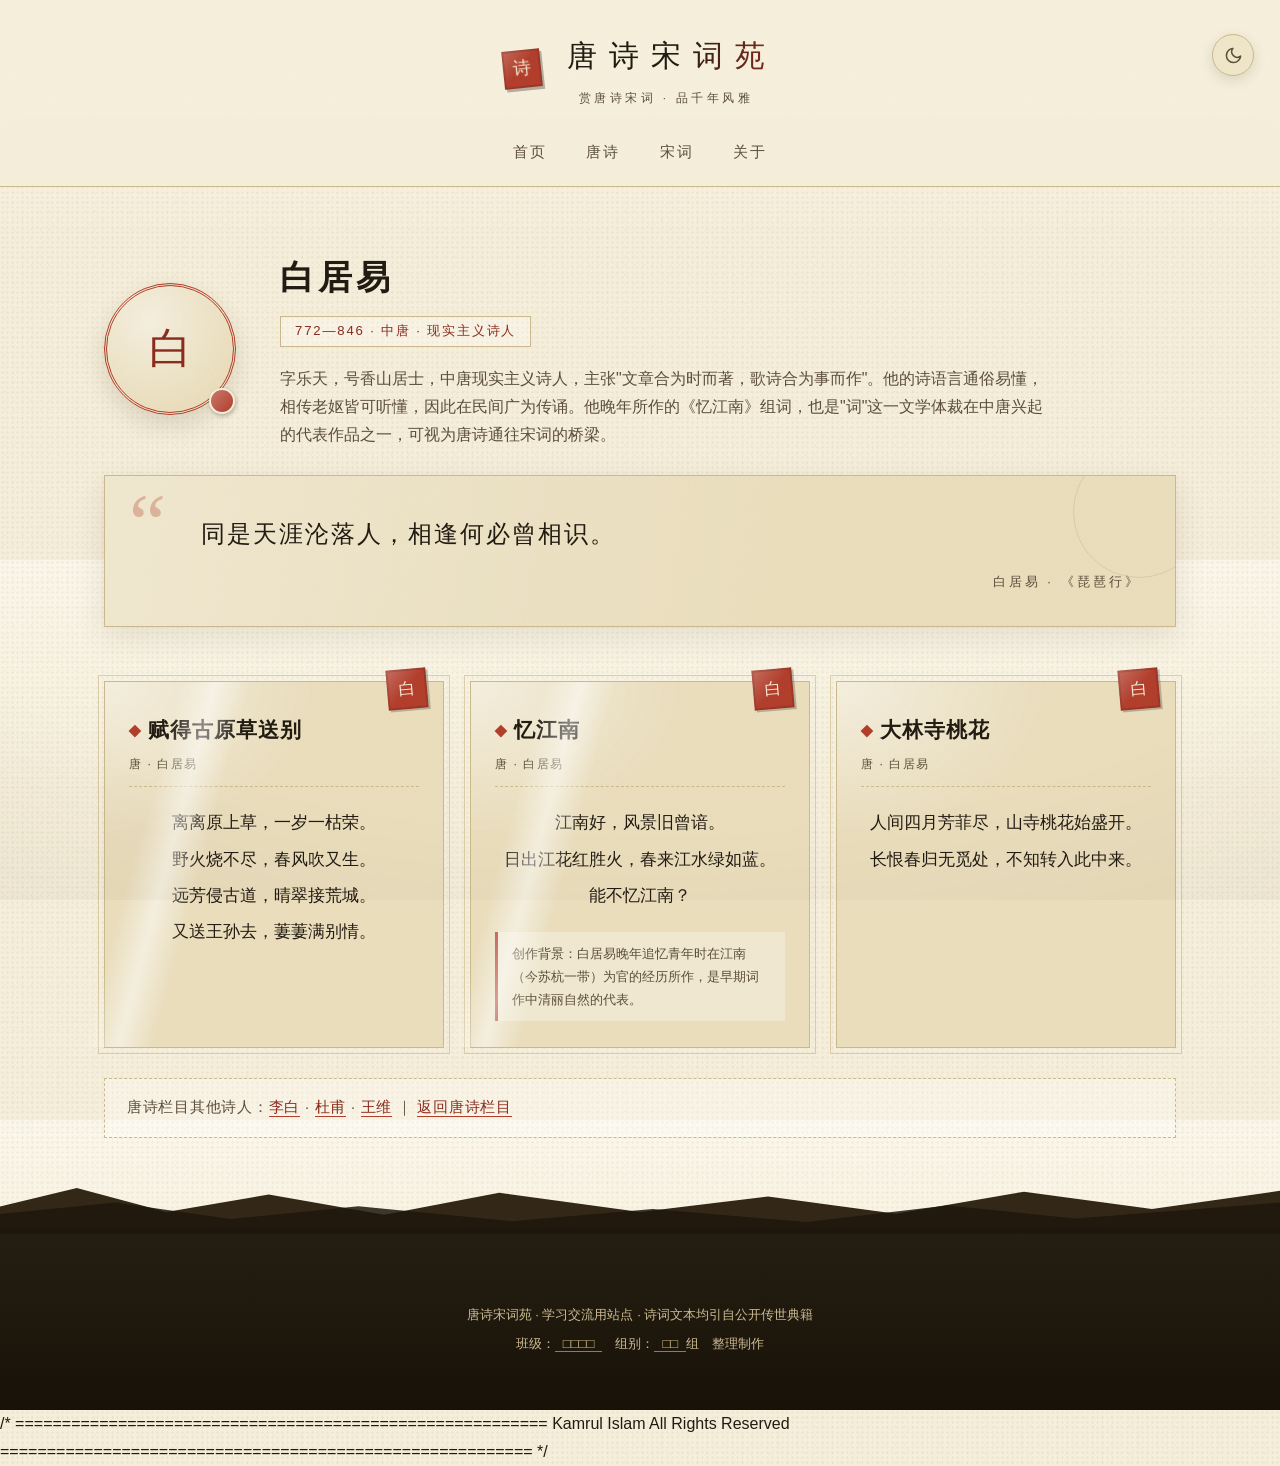
<file: poets/baijuyi.html>
<!doctype html>
<html lang="zh-CN">
<head>
<meta charset="UTF-8">
<meta name="viewport" content="width=device-width, initial-scale=1">
<title>白居易 · 唐诗宋词苑</title>
<link rel="stylesheet" href="../css/style.css">
</head>
<body class="theme-tang">

<header class="site-header">
  <a class="brand-mark" href="../index.html">
    <span class="brand-seal">诗</span>
    <span>
      <span class="brand-title">唐诗宋词苑</span>
      <span class="brand-sub">赏唐诗宋词 · 品千年风雅</span>
    </span>
  </a>
  <nav class="main-nav">
    <ul>
      <li><a href="../index.html">首页</a></li>
      <li><a href="../tangshi.html">唐诗</a></li>
      <li><a href="../songci.html">宋词</a></li>
      <li><a href="../about.html">关于</a></li>
    </ul>
  </nav>
</header>

<main>
  <div class="wrap">

    <div class="poet-profile">
      <div class="medallion">白</div>
      <div class="intro">
        <h1 class="split-reveal">白居易</h1>
        <p class="tag">772—846 · 中唐 · 现实主义诗人</p>
        <p>字乐天，号香山居士，中唐现实主义诗人，主张"文章合为时而著，歌诗合为事而作"。他的诗语言通俗易懂，相传老妪皆可听懂，因此在民间广为传诵。他晚年所作的《忆江南》组词，也是"词"这一文学体裁在中唐兴起的代表作品之一，可视为唐诗通往宋词的桥梁。</p>
      </div>
    </div>

    <div class="poem-grid" style="padding-bottom:20px;">
      <div class="poem-card">
        <span class="seal-mark">白</span>
        <h3 class="poem-title">赋得古原草送别</h3>
        <p class="poem-meta">唐 · 白居易</p>
        <p class="poem-body">离离原上草，一岁一枯荣。
野火烧不尽，春风吹又生。
远芳侵古道，晴翠接荒城。
又送王孙去，萋萋满别情。</p>
      </div>
      <div class="poem-card">
        <span class="seal-mark">白</span>
        <h3 class="poem-title">忆江南</h3>
        <p class="poem-meta">唐 · 白居易</p>
        <p class="poem-body">江南好，风景旧曾谙。
日出江花红胜火，春来江水绿如蓝。
能不忆江南？</p>
        <p class="poem-note">创作背景：白居易晚年追忆青年时在江南（今苏杭一带）为官的经历所作，是早期词作中清丽自然的代表。</p>
      </div>
      <div class="poem-card">
        <span class="seal-mark">白</span>
        <h3 class="poem-title">大林寺桃花</h3>
        <p class="poem-meta">唐 · 白居易</p>
        <p class="poem-body">人间四月芳菲尽，山寺桃花始盛开。
长恨春归无觅处，不知转入此中来。</p>
      </div>
    </div>

    <p class="poet-siblings">唐诗栏目其他诗人：<a href="libai.html">李白</a> · <a href="dufu.html">杜甫</a> · <a href="wangwei.html">王维</a> ｜ <a href="../tangshi.html">返回唐诗栏目</a></p>

  </div>
</main>

<footer class="site-footer">
  <p>唐诗宋词苑 · 学习交流用站点 · 诗词文本均引自公开传世典籍</p>
  <p>班级：<span class="fill-blank">□□□□</span>　组别：<span class="fill-blank">□□</span>组　整理制作</p>
</footer>

<button class="to-top" aria-label="回到顶部">↑</button>
<script src="../js/main.js"></script>
</body>
</html>
/* =========================================================
   Kamrul Islam All Rights Reserved
   ========================================================= */
</file>
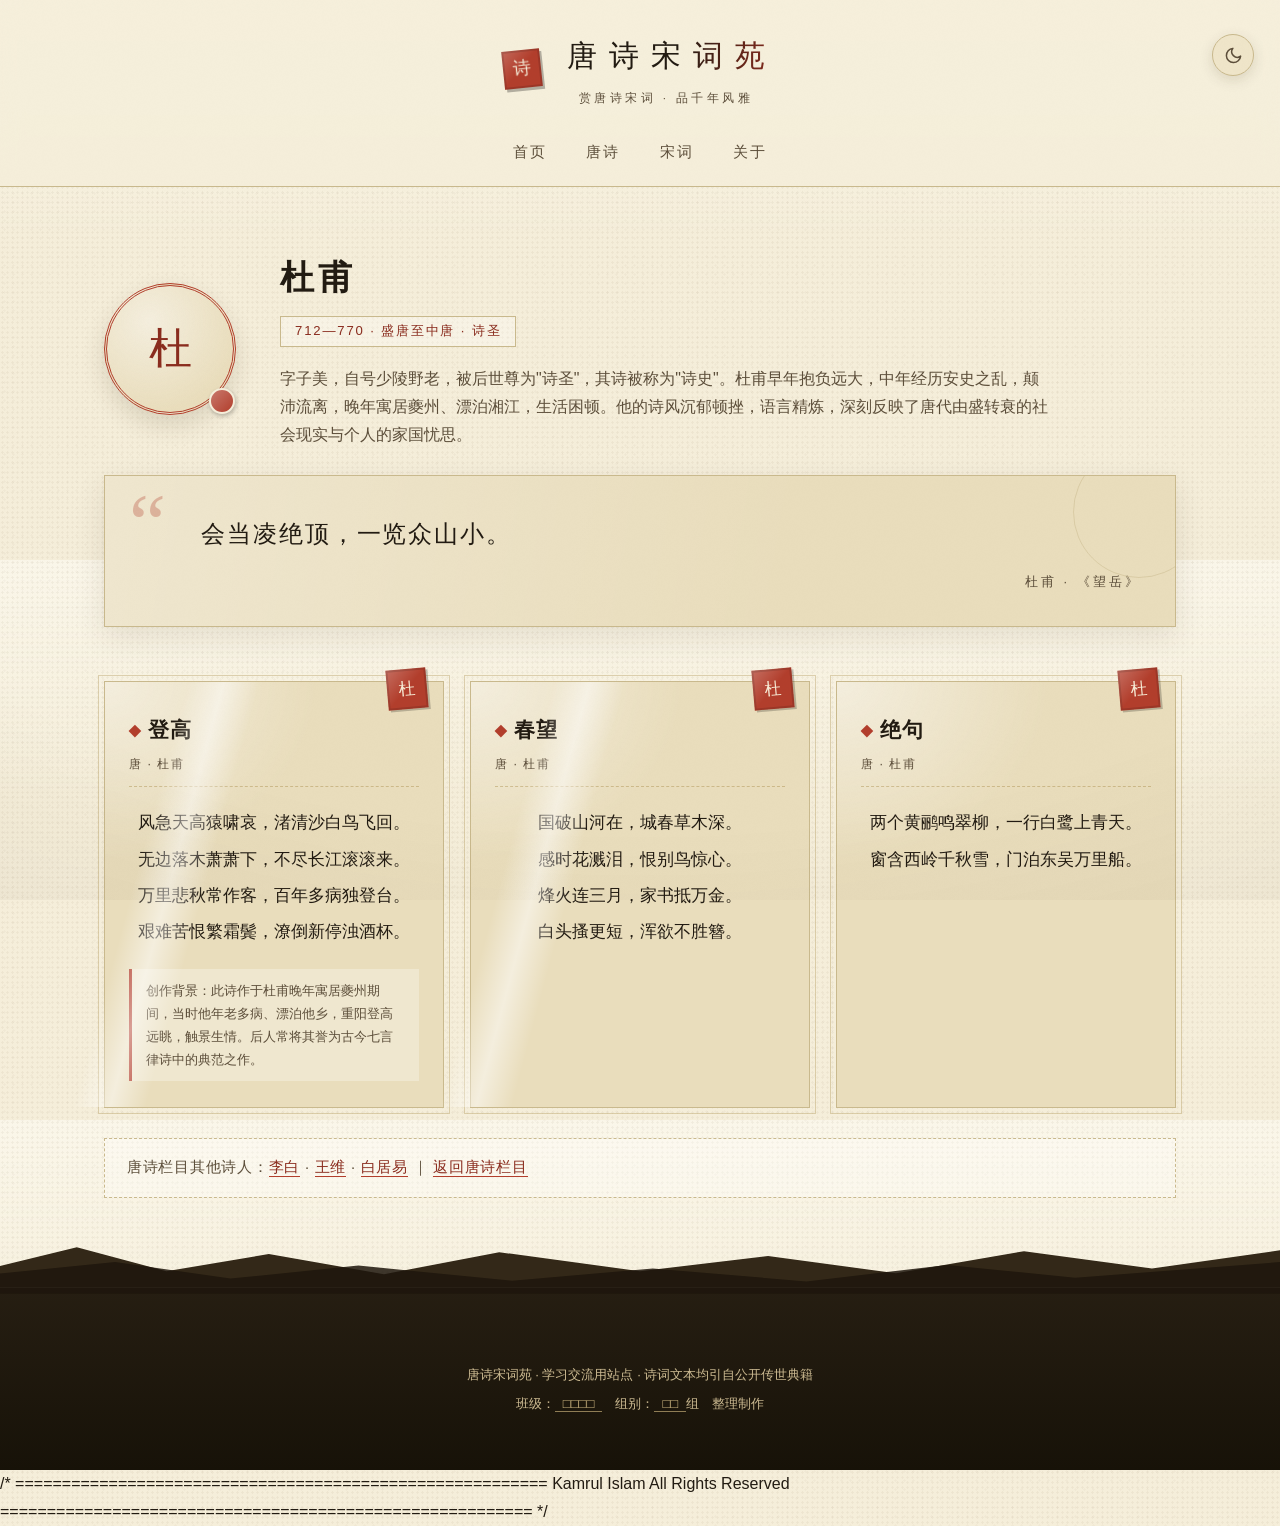
<file: poets/dufu.html>
<!doctype html>
<html lang="zh-CN">
<head>
<meta charset="UTF-8">
<meta name="viewport" content="width=device-width, initial-scale=1">
<title>杜甫 · 唐诗宋词苑</title>
<link rel="stylesheet" href="../css/style.css">
</head>
<body class="theme-tang">

<header class="site-header">
  <a class="brand-mark" href="../index.html">
    <span class="brand-seal">诗</span>
    <span>
      <span class="brand-title">唐诗宋词苑</span>
      <span class="brand-sub">赏唐诗宋词 · 品千年风雅</span>
    </span>
  </a>
  <nav class="main-nav">
    <ul>
      <li><a href="../index.html">首页</a></li>
      <li><a href="../tangshi.html">唐诗</a></li>
      <li><a href="../songci.html">宋词</a></li>
      <li><a href="../about.html">关于</a></li>
    </ul>
  </nav>
</header>

<main>
  <div class="wrap">

    <div class="poet-profile">
      <div class="medallion">杜</div>
      <div class="intro">
        <h1 class="split-reveal">杜甫</h1>
        <p class="tag">712—770 · 盛唐至中唐 · 诗圣</p>
        <p>字子美，自号少陵野老，被后世尊为"诗圣"，其诗被称为"诗史"。杜甫早年抱负远大，中年经历安史之乱，颠沛流离，晚年寓居夔州、漂泊湘江，生活困顿。他的诗风沉郁顿挫，语言精炼，深刻反映了唐代由盛转衰的社会现实与个人的家国忧思。</p>
      </div>
    </div>

    <div class="poem-grid" style="padding-bottom:20px;">
      <div class="poem-card">
        <span class="seal-mark">杜</span>
        <h3 class="poem-title">登高</h3>
        <p class="poem-meta">唐 · 杜甫</p>
        <p class="poem-body">风急天高猿啸哀，渚清沙白鸟飞回。
无边落木萧萧下，不尽长江滚滚来。
万里悲秋常作客，百年多病独登台。
艰难苦恨繁霜鬓，潦倒新停浊酒杯。</p>
        <p class="poem-note">创作背景：此诗作于杜甫晚年寓居夔州期间，当时他年老多病、漂泊他乡，重阳登高远眺，触景生情。后人常将其誉为古今七言律诗中的典范之作。</p>
      </div>
      <div class="poem-card">
        <span class="seal-mark">杜</span>
        <h3 class="poem-title">春望</h3>
        <p class="poem-meta">唐 · 杜甫</p>
        <p class="poem-body">国破山河在，城春草木深。
感时花溅泪，恨别鸟惊心。
烽火连三月，家书抵万金。
白头搔更短，浑欲不胜簪。</p>
      </div>
      <div class="poem-card">
        <span class="seal-mark">杜</span>
        <h3 class="poem-title">绝句</h3>
        <p class="poem-meta">唐 · 杜甫</p>
        <p class="poem-body">两个黄鹂鸣翠柳，一行白鹭上青天。
窗含西岭千秋雪，门泊东吴万里船。</p>
      </div>
    </div>

    <p class="poet-siblings">唐诗栏目其他诗人：<a href="libai.html">李白</a> · <a href="wangwei.html">王维</a> · <a href="baijuyi.html">白居易</a> ｜ <a href="../tangshi.html">返回唐诗栏目</a></p>

  </div>
</main>

<footer class="site-footer">
  <p>唐诗宋词苑 · 学习交流用站点 · 诗词文本均引自公开传世典籍</p>
  <p>班级：<span class="fill-blank">□□□□</span>　组别：<span class="fill-blank">□□</span>组　整理制作</p>
</footer>

<button class="to-top" aria-label="回到顶部">↑</button>
<script src="../js/main.js"></script>
</body>
</html>
/* =========================================================
   Kamrul Islam All Rights Reserved
   ========================================================= */
</file>
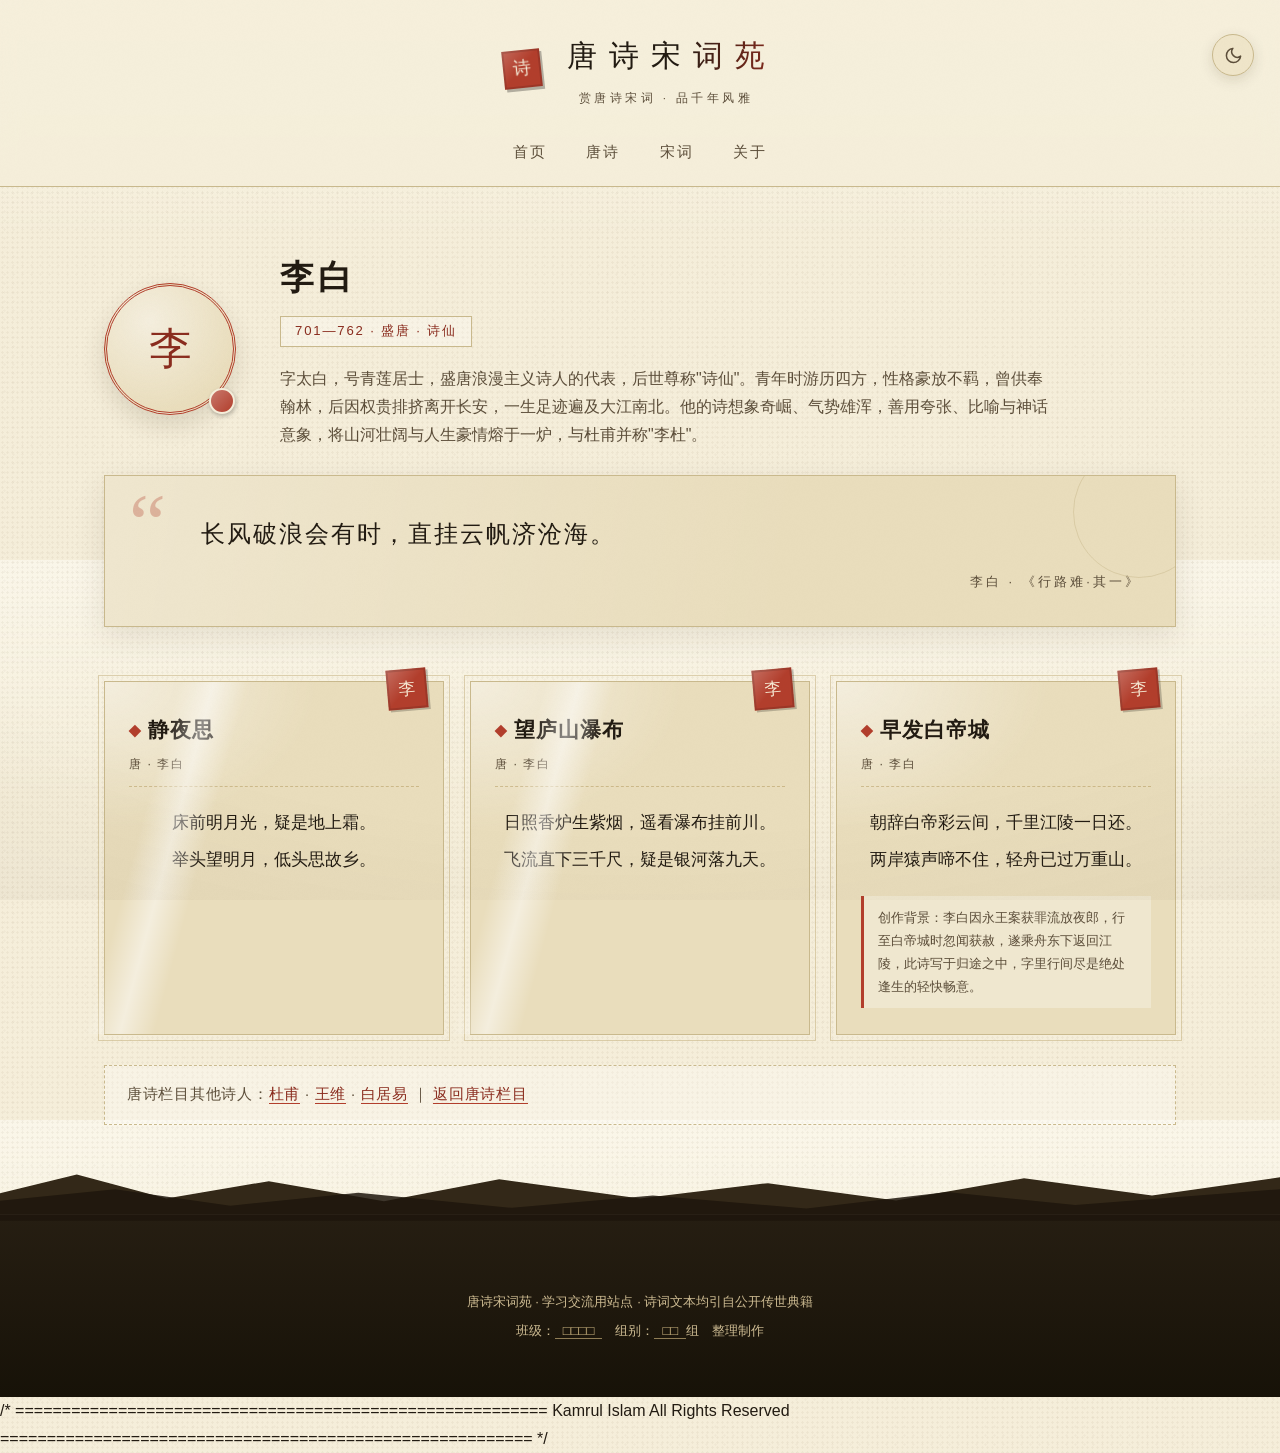
<file: poets/libai.html>
<!doctype html>
<html lang="zh-CN">
<head>
<meta charset="UTF-8">
<meta name="viewport" content="width=device-width, initial-scale=1">
<title>李白 · 唐诗宋词苑</title>
<link rel="stylesheet" href="../css/style.css">
</head>
<body class="theme-tang">

<header class="site-header">
  <a class="brand-mark" href="../index.html">
    <span class="brand-seal">诗</span>
    <span>
      <span class="brand-title">唐诗宋词苑</span>
      <span class="brand-sub">赏唐诗宋词 · 品千年风雅</span>
    </span>
  </a>
  <nav class="main-nav">
    <ul>
      <li><a href="../index.html">首页</a></li>
      <li><a href="../tangshi.html">唐诗</a></li>
      <li><a href="../songci.html">宋词</a></li>
      <li><a href="../about.html">关于</a></li>
    </ul>
  </nav>
</header>

<main>
  <div class="wrap">

    <div class="poet-profile">
      <div class="medallion">李</div>
      <div class="intro">
        <h1 class="split-reveal">李白</h1>
        <p class="tag">701—762 · 盛唐 · 诗仙</p>
        <p>字太白，号青莲居士，盛唐浪漫主义诗人的代表，后世尊称"诗仙"。青年时游历四方，性格豪放不羁，曾供奉翰林，后因权贵排挤离开长安，一生足迹遍及大江南北。他的诗想象奇崛、气势雄浑，善用夸张、比喻与神话意象，将山河壮阔与人生豪情熔于一炉，与杜甫并称"李杜"。</p>
      </div>
    </div>

    <div class="poem-grid" style="padding-bottom:20px;">
      <div class="poem-card">
        <span class="seal-mark">李</span>
        <h3 class="poem-title">静夜思</h3>
        <p class="poem-meta">唐 · 李白</p>
        <p class="poem-body">床前明月光，疑是地上霜。
举头望明月，低头思故乡。</p>
      </div>
      <div class="poem-card">
        <span class="seal-mark">李</span>
        <h3 class="poem-title">望庐山瀑布</h3>
        <p class="poem-meta">唐 · 李白</p>
        <p class="poem-body">日照香炉生紫烟，遥看瀑布挂前川。
飞流直下三千尺，疑是银河落九天。</p>
      </div>
      <div class="poem-card">
        <span class="seal-mark">李</span>
        <h3 class="poem-title">早发白帝城</h3>
        <p class="poem-meta">唐 · 李白</p>
        <p class="poem-body">朝辞白帝彩云间，千里江陵一日还。
两岸猿声啼不住，轻舟已过万重山。</p>
        <p class="poem-note">创作背景：李白因永王案获罪流放夜郎，行至白帝城时忽闻获赦，遂乘舟东下返回江陵，此诗写于归途之中，字里行间尽是绝处逢生的轻快畅意。</p>
      </div>
    </div>

    <p class="poet-siblings">唐诗栏目其他诗人：<a href="dufu.html">杜甫</a> · <a href="wangwei.html">王维</a> · <a href="baijuyi.html">白居易</a> ｜ <a href="../tangshi.html">返回唐诗栏目</a></p>

  </div>
</main>

<footer class="site-footer">
  <p>唐诗宋词苑 · 学习交流用站点 · 诗词文本均引自公开传世典籍</p>
  <p>班级：<span class="fill-blank">□□□□</span>　组别：<span class="fill-blank">□□</span>组　整理制作</p>
</footer>

<button class="to-top" aria-label="回到顶部">↑</button>
<script src="../js/main.js"></script>
</body>
</html>
/* =========================================================
   Kamrul Islam All Rights Reserved
   ========================================================= */
</file>
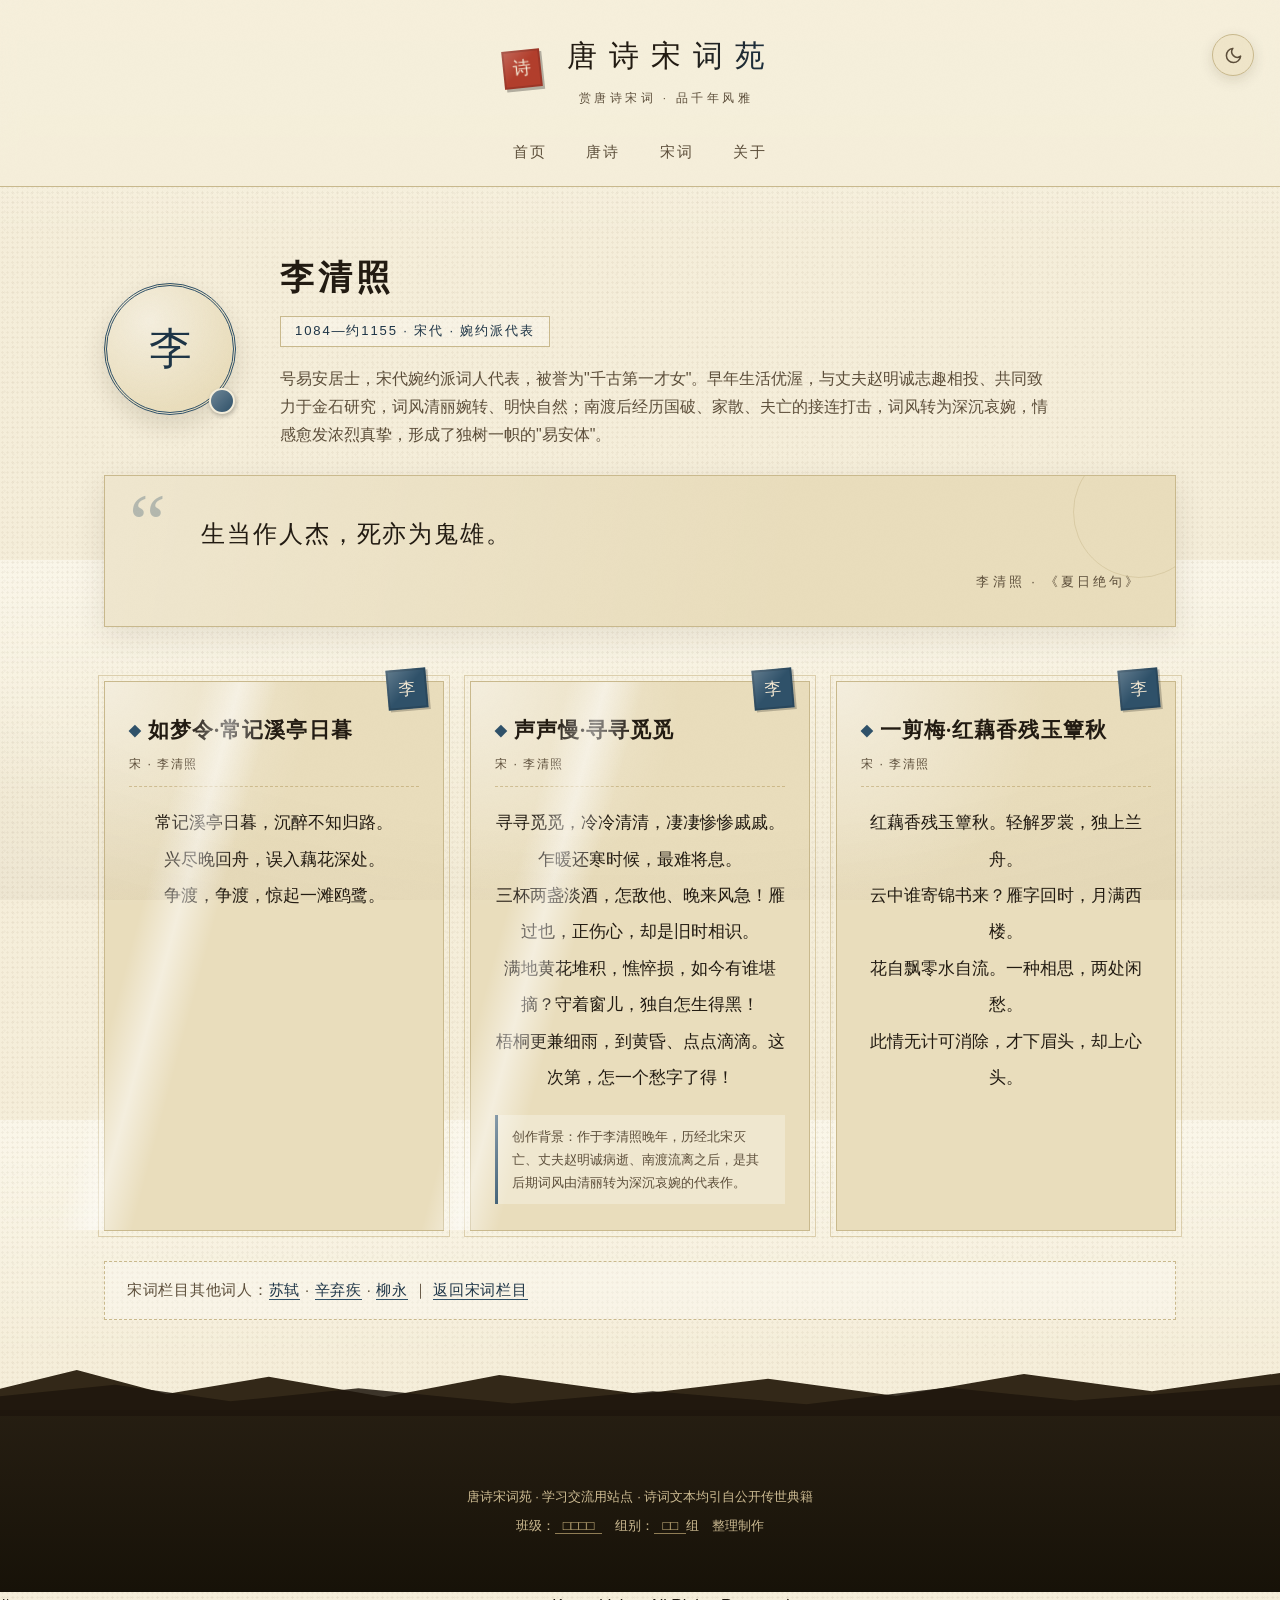
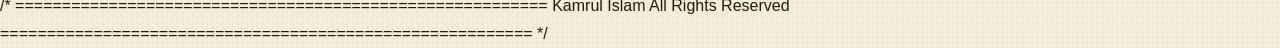
<file: poets/liqingzhao.html>
<!doctype html>
<html lang="zh-CN">
<head>
<meta charset="UTF-8">
<meta name="viewport" content="width=device-width, initial-scale=1">
<title>李清照 · 唐诗宋词苑</title>
<link rel="stylesheet" href="../css/style.css">
</head>
<body class="theme-song">

<header class="site-header">
  <a class="brand-mark" href="../index.html">
    <span class="brand-seal">诗</span>
    <span>
      <span class="brand-title">唐诗宋词苑</span>
      <span class="brand-sub">赏唐诗宋词 · 品千年风雅</span>
    </span>
  </a>
  <nav class="main-nav">
    <ul>
      <li><a href="../index.html">首页</a></li>
      <li><a href="../tangshi.html">唐诗</a></li>
      <li><a href="../songci.html">宋词</a></li>
      <li><a href="../about.html">关于</a></li>
    </ul>
  </nav>
</header>

<main>
  <div class="wrap">

    <div class="poet-profile">
      <div class="medallion">李</div>
      <div class="intro">
        <h1 class="split-reveal">李清照</h1>
        <p class="tag">1084—约1155 · 宋代 · 婉约派代表</p>
        <p>号易安居士，宋代婉约派词人代表，被誉为"千古第一才女"。早年生活优渥，与丈夫赵明诚志趣相投、共同致力于金石研究，词风清丽婉转、明快自然；南渡后经历国破、家散、夫亡的接连打击，词风转为深沉哀婉，情感愈发浓烈真挚，形成了独树一帜的"易安体"。</p>
      </div>
    </div>

    <div class="poem-grid" style="padding-bottom:20px;">
      <div class="poem-card">
        <span class="seal-mark">李</span>
        <h3 class="poem-title">如梦令·常记溪亭日暮</h3>
        <p class="poem-meta">宋 · 李清照</p>
        <p class="poem-body">常记溪亭日暮，沉醉不知归路。
兴尽晚回舟，误入藕花深处。
争渡，争渡，惊起一滩鸥鹭。</p>
      </div>
      <div class="poem-card">
        <span class="seal-mark">李</span>
        <h3 class="poem-title">声声慢·寻寻觅觅</h3>
        <p class="poem-meta">宋 · 李清照</p>
        <p class="poem-body">寻寻觅觅，冷冷清清，凄凄惨惨戚戚。乍暖还寒时候，最难将息。
三杯两盏淡酒，怎敌他、晚来风急！雁过也，正伤心，却是旧时相识。
满地黄花堆积，憔悴损，如今有谁堪摘？守着窗儿，独自怎生得黑！
梧桐更兼细雨，到黄昏、点点滴滴。这次第，怎一个愁字了得！</p>
        <p class="poem-note">创作背景：作于李清照晚年，历经北宋灭亡、丈夫赵明诚病逝、南渡流离之后，是其后期词风由清丽转为深沉哀婉的代表作。</p>
      </div>
      <div class="poem-card">
        <span class="seal-mark">李</span>
        <h3 class="poem-title">一剪梅·红藕香残玉簟秋</h3>
        <p class="poem-meta">宋 · 李清照</p>
        <p class="poem-body">红藕香残玉簟秋。轻解罗裳，独上兰舟。
云中谁寄锦书来？雁字回时，月满西楼。
花自飘零水自流。一种相思，两处闲愁。
此情无计可消除，才下眉头，却上心头。</p>
      </div>
    </div>

    <p class="poet-siblings">宋词栏目其他词人：<a href="sushi.html">苏轼</a> · <a href="xinqiji.html">辛弃疾</a> · <a href="liuyong.html">柳永</a> ｜ <a href="../songci.html">返回宋词栏目</a></p>

  </div>
</main>

<footer class="site-footer">
  <p>唐诗宋词苑 · 学习交流用站点 · 诗词文本均引自公开传世典籍</p>
  <p>班级：<span class="fill-blank">□□□□</span>　组别：<span class="fill-blank">□□</span>组　整理制作</p>
</footer>

<button class="to-top" aria-label="回到顶部">↑</button>
<script src="../js/main.js"></script>
</body>
</html>
/* =========================================================
   Kamrul Islam All Rights Reserved
   ========================================================= */
</file>
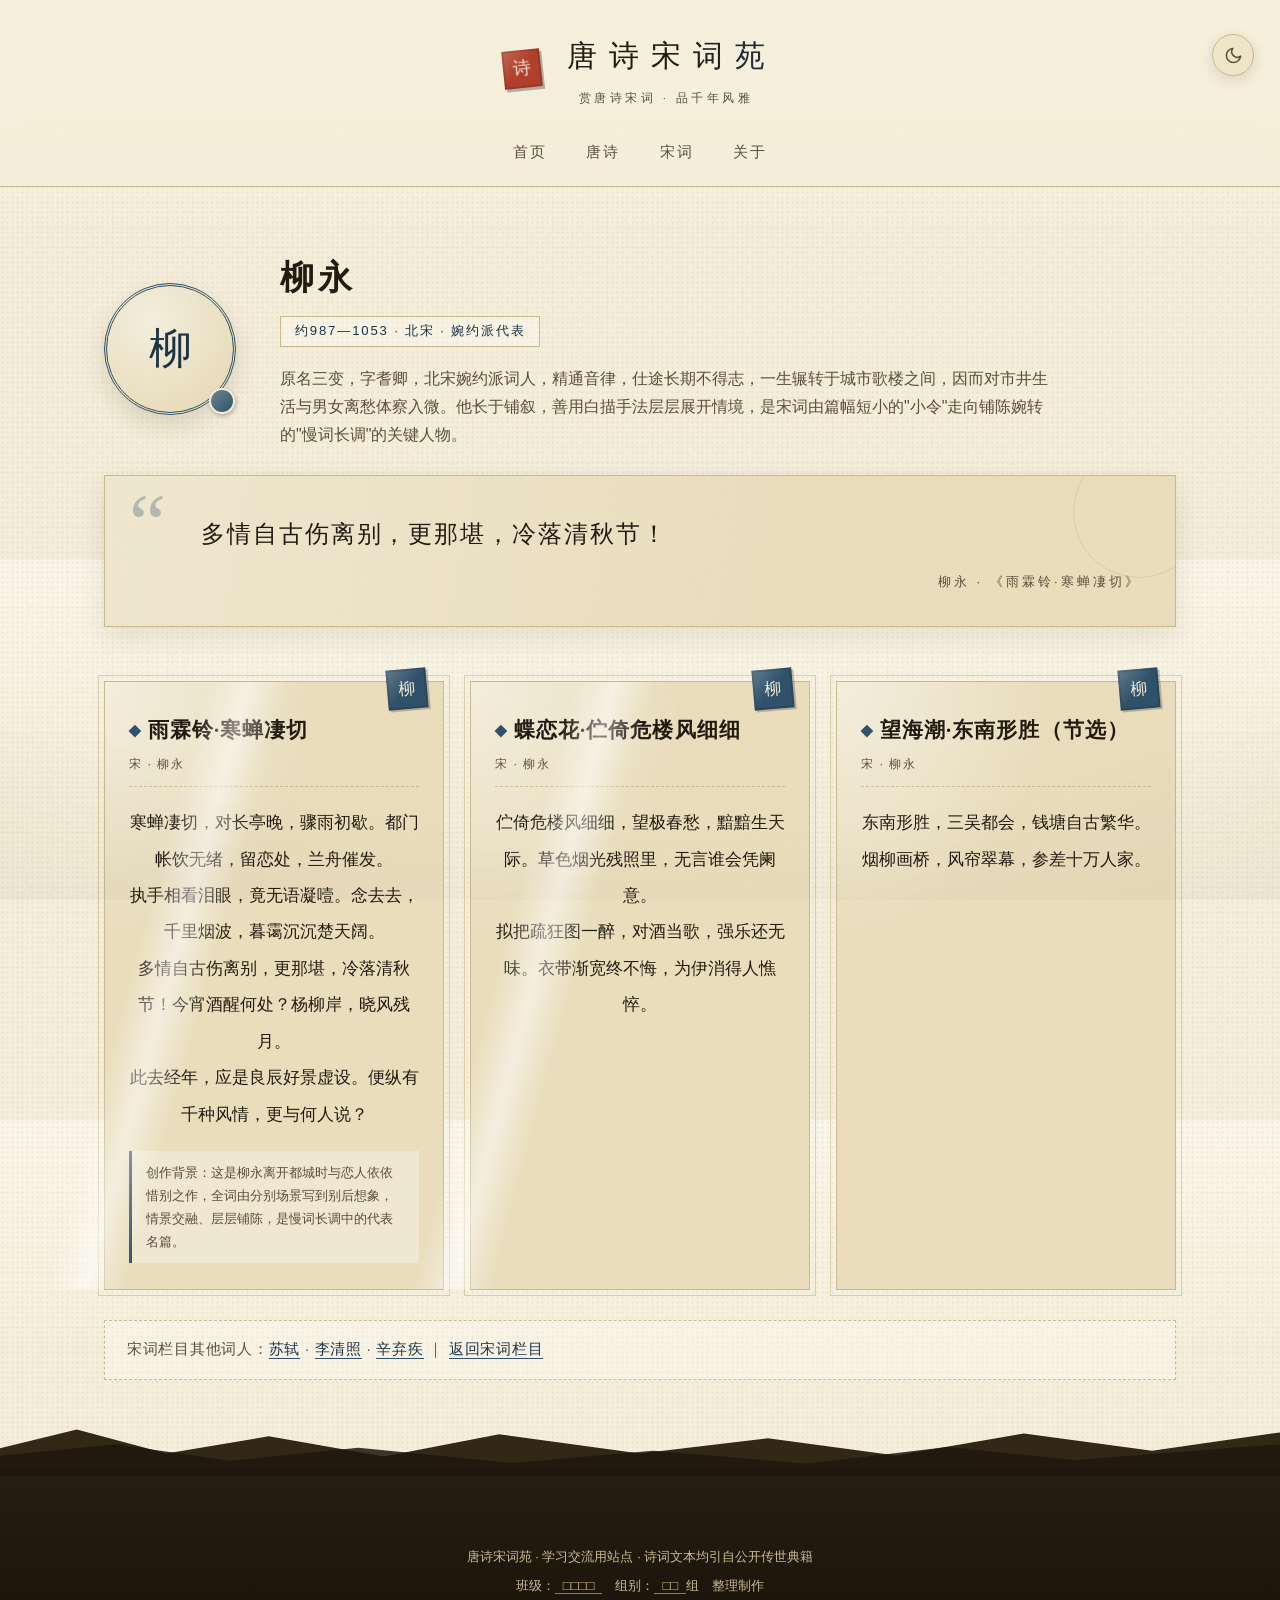
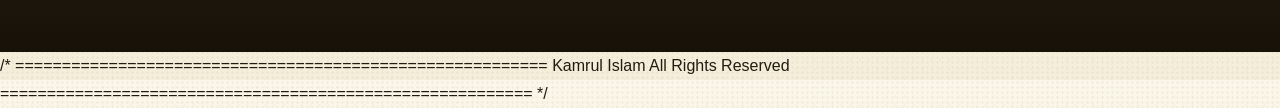
<file: poets/liuyong.html>
<!doctype html>
<html lang="zh-CN">
<head>
<meta charset="UTF-8">
<meta name="viewport" content="width=device-width, initial-scale=1">
<title>柳永 · 唐诗宋词苑</title>
<link rel="stylesheet" href="../css/style.css">
</head>
<body class="theme-song">

<header class="site-header">
  <a class="brand-mark" href="../index.html">
    <span class="brand-seal">诗</span>
    <span>
      <span class="brand-title">唐诗宋词苑</span>
      <span class="brand-sub">赏唐诗宋词 · 品千年风雅</span>
    </span>
  </a>
  <nav class="main-nav">
    <ul>
      <li><a href="../index.html">首页</a></li>
      <li><a href="../tangshi.html">唐诗</a></li>
      <li><a href="../songci.html">宋词</a></li>
      <li><a href="../about.html">关于</a></li>
    </ul>
  </nav>
</header>

<main>
  <div class="wrap">

    <div class="poet-profile">
      <div class="medallion">柳</div>
      <div class="intro">
        <h1 class="split-reveal">柳永</h1>
        <p class="tag">约987—1053 · 北宋 · 婉约派代表</p>
        <p>原名三变，字耆卿，北宋婉约派词人，精通音律，仕途长期不得志，一生辗转于城市歌楼之间，因而对市井生活与男女离愁体察入微。他长于铺叙，善用白描手法层层展开情境，是宋词由篇幅短小的"小令"走向铺陈婉转的"慢词长调"的关键人物。</p>
      </div>
    </div>

    <div class="poem-grid" style="padding-bottom:20px;">
      <div class="poem-card">
        <span class="seal-mark">柳</span>
        <h3 class="poem-title">雨霖铃·寒蝉凄切</h3>
        <p class="poem-meta">宋 · 柳永</p>
        <p class="poem-body">寒蝉凄切，对长亭晚，骤雨初歇。都门帐饮无绪，留恋处，兰舟催发。
执手相看泪眼，竟无语凝噎。念去去，千里烟波，暮霭沉沉楚天阔。
多情自古伤离别，更那堪，冷落清秋节！今宵酒醒何处？杨柳岸，晓风残月。
此去经年，应是良辰好景虚设。便纵有千种风情，更与何人说？</p>
        <p class="poem-note">创作背景：这是柳永离开都城时与恋人依依惜别之作，全词由分别场景写到别后想象，情景交融、层层铺陈，是慢词长调中的代表名篇。</p>
      </div>
      <div class="poem-card">
        <span class="seal-mark">柳</span>
        <h3 class="poem-title">蝶恋花·伫倚危楼风细细</h3>
        <p class="poem-meta">宋 · 柳永</p>
        <p class="poem-body">伫倚危楼风细细，望极春愁，黯黯生天际。草色烟光残照里，无言谁会凭阑意。
拟把疏狂图一醉，对酒当歌，强乐还无味。衣带渐宽终不悔，为伊消得人憔悴。</p>
      </div>
      <div class="poem-card">
        <span class="seal-mark">柳</span>
        <h3 class="poem-title">望海潮·东南形胜（节选）</h3>
        <p class="poem-meta">宋 · 柳永</p>
        <p class="poem-body">东南形胜，三吴都会，钱塘自古繁华。
烟柳画桥，风帘翠幕，参差十万人家。</p>
      </div>
    </div>

    <p class="poet-siblings">宋词栏目其他词人：<a href="sushi.html">苏轼</a> · <a href="liqingzhao.html">李清照</a> · <a href="xinqiji.html">辛弃疾</a> ｜ <a href="../songci.html">返回宋词栏目</a></p>

  </div>
</main>

<footer class="site-footer">
  <p>唐诗宋词苑 · 学习交流用站点 · 诗词文本均引自公开传世典籍</p>
  <p>班级：<span class="fill-blank">□□□□</span>　组别：<span class="fill-blank">□□</span>组　整理制作</p>
</footer>

<button class="to-top" aria-label="回到顶部">↑</button>
<script src="../js/main.js"></script>
</body>
</html>
/* =========================================================
   Kamrul Islam All Rights Reserved
   ========================================================= */
</file>
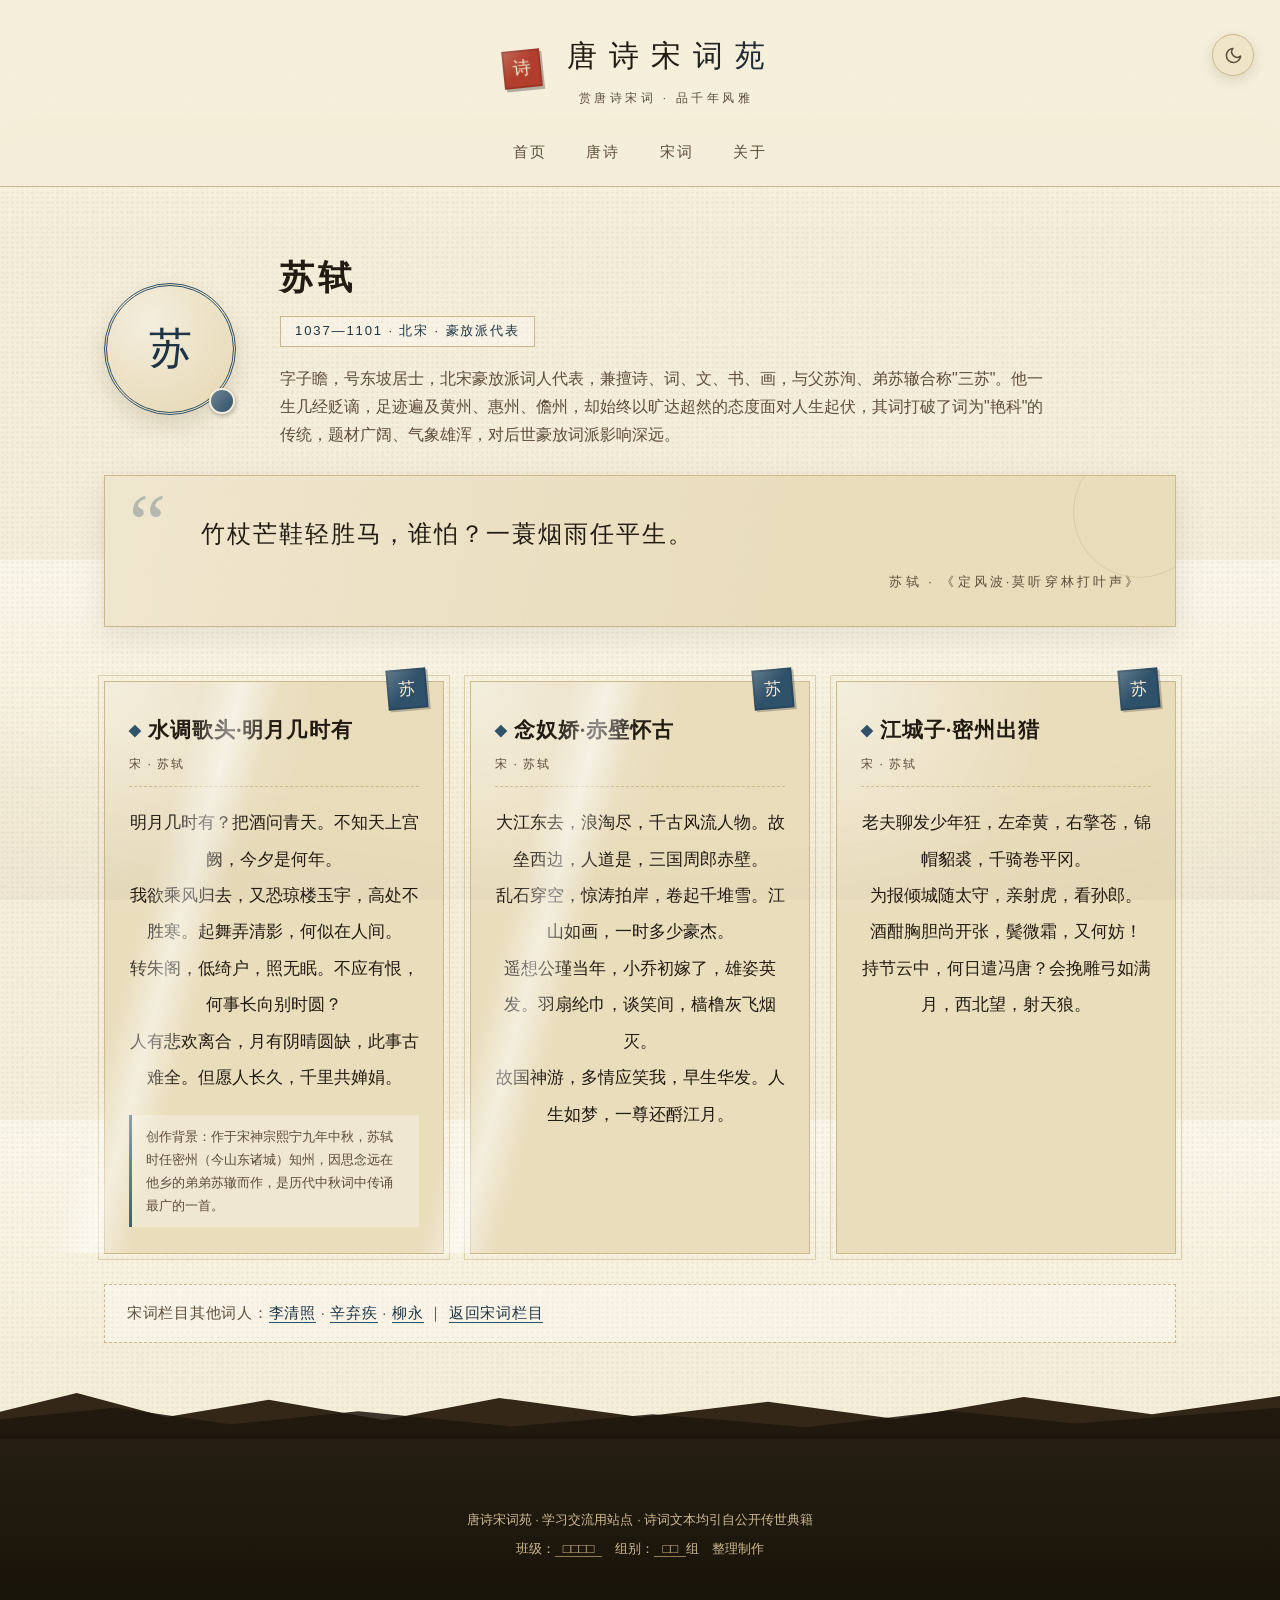
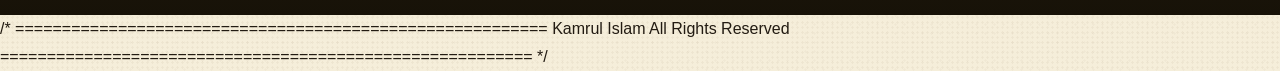
<file: poets/sushi.html>
<!doctype html>
<html lang="zh-CN">
<head>
<meta charset="UTF-8">
<meta name="viewport" content="width=device-width, initial-scale=1">
<title>苏轼 · 唐诗宋词苑</title>
<link rel="stylesheet" href="../css/style.css">
</head>
<body class="theme-song">

<header class="site-header">
  <a class="brand-mark" href="../index.html">
    <span class="brand-seal">诗</span>
    <span>
      <span class="brand-title">唐诗宋词苑</span>
      <span class="brand-sub">赏唐诗宋词 · 品千年风雅</span>
    </span>
  </a>
  <nav class="main-nav">
    <ul>
      <li><a href="../index.html">首页</a></li>
      <li><a href="../tangshi.html">唐诗</a></li>
      <li><a href="../songci.html">宋词</a></li>
      <li><a href="../about.html">关于</a></li>
    </ul>
  </nav>
</header>

<main>
  <div class="wrap">

    <div class="poet-profile">
      <div class="medallion">苏</div>
      <div class="intro">
        <h1 class="split-reveal">苏轼</h1>
        <p class="tag">1037—1101 · 北宋 · 豪放派代表</p>
        <p>字子瞻，号东坡居士，北宋豪放派词人代表，兼擅诗、词、文、书、画，与父苏洵、弟苏辙合称"三苏"。他一生几经贬谪，足迹遍及黄州、惠州、儋州，却始终以旷达超然的态度面对人生起伏，其词打破了词为"艳科"的传统，题材广阔、气象雄浑，对后世豪放词派影响深远。</p>
      </div>
    </div>

    <div class="poem-grid" style="padding-bottom:20px;">
      <div class="poem-card">
        <span class="seal-mark">苏</span>
        <h3 class="poem-title">水调歌头·明月几时有</h3>
        <p class="poem-meta">宋 · 苏轼</p>
        <p class="poem-body">明月几时有？把酒问青天。不知天上宫阙，今夕是何年。
我欲乘风归去，又恐琼楼玉宇，高处不胜寒。起舞弄清影，何似在人间。
转朱阁，低绮户，照无眠。不应有恨，何事长向别时圆？
人有悲欢离合，月有阴晴圆缺，此事古难全。但愿人长久，千里共婵娟。</p>
        <p class="poem-note">创作背景：作于宋神宗熙宁九年中秋，苏轼时任密州（今山东诸城）知州，因思念远在他乡的弟弟苏辙而作，是历代中秋词中传诵最广的一首。</p>
      </div>
      <div class="poem-card">
        <span class="seal-mark">苏</span>
        <h3 class="poem-title">念奴娇·赤壁怀古</h3>
        <p class="poem-meta">宋 · 苏轼</p>
        <p class="poem-body">大江东去，浪淘尽，千古风流人物。故垒西边，人道是，三国周郎赤壁。
乱石穿空，惊涛拍岸，卷起千堆雪。江山如画，一时多少豪杰。
遥想公瑾当年，小乔初嫁了，雄姿英发。羽扇纶巾，谈笑间，樯橹灰飞烟灭。
故国神游，多情应笑我，早生华发。人生如梦，一尊还酹江月。</p>
      </div>
      <div class="poem-card">
        <span class="seal-mark">苏</span>
        <h3 class="poem-title">江城子·密州出猎</h3>
        <p class="poem-meta">宋 · 苏轼</p>
        <p class="poem-body">老夫聊发少年狂，左牵黄，右擎苍，锦帽貂裘，千骑卷平冈。
为报倾城随太守，亲射虎，看孙郎。
酒酣胸胆尚开张，鬓微霜，又何妨！
持节云中，何日遣冯唐？会挽雕弓如满月，西北望，射天狼。</p>
      </div>
    </div>

    <p class="poet-siblings">宋词栏目其他词人：<a href="liqingzhao.html">李清照</a> · <a href="xinqiji.html">辛弃疾</a> · <a href="liuyong.html">柳永</a> ｜ <a href="../songci.html">返回宋词栏目</a></p>

  </div>
</main>

<footer class="site-footer">
  <p>唐诗宋词苑 · 学习交流用站点 · 诗词文本均引自公开传世典籍</p>
  <p>班级：<span class="fill-blank">□□□□</span>　组别：<span class="fill-blank">□□</span>组　整理制作</p>
</footer>

<button class="to-top" aria-label="回到顶部">↑</button>
<script src="../js/main.js"></script>
</body>
</html>
/* =========================================================
   Kamrul Islam All Rights Reserved
   ========================================================= */
</file>
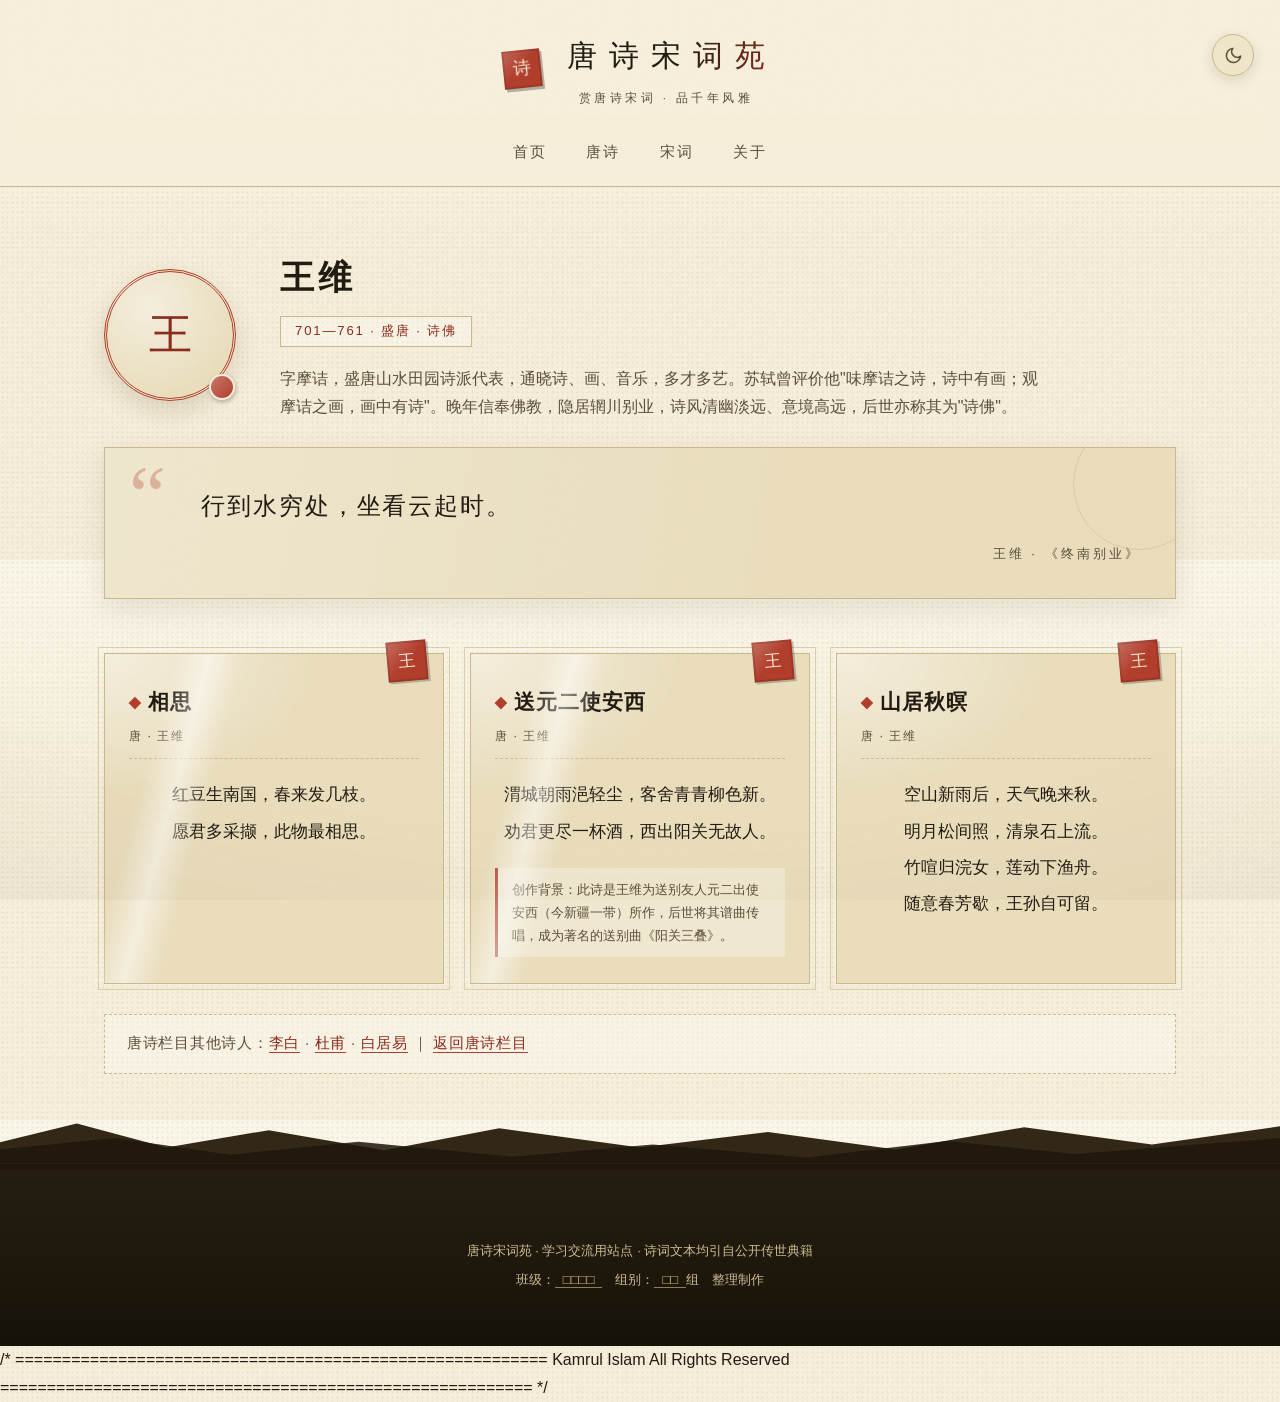
<file: poets/wangwei.html>
<!doctype html>
<html lang="zh-CN">
<head>
<meta charset="UTF-8">
<meta name="viewport" content="width=device-width, initial-scale=1">
<title>王维 · 唐诗宋词苑</title>
<link rel="stylesheet" href="../css/style.css">
</head>
<body class="theme-tang">

<header class="site-header">
  <a class="brand-mark" href="../index.html">
    <span class="brand-seal">诗</span>
    <span>
      <span class="brand-title">唐诗宋词苑</span>
      <span class="brand-sub">赏唐诗宋词 · 品千年风雅</span>
    </span>
  </a>
  <nav class="main-nav">
    <ul>
      <li><a href="../index.html">首页</a></li>
      <li><a href="../tangshi.html">唐诗</a></li>
      <li><a href="../songci.html">宋词</a></li>
      <li><a href="../about.html">关于</a></li>
    </ul>
  </nav>
</header>

<main>
  <div class="wrap">

    <div class="poet-profile">
      <div class="medallion">王</div>
      <div class="intro">
        <h1 class="split-reveal">王维</h1>
        <p class="tag">701—761 · 盛唐 · 诗佛</p>
        <p>字摩诘，盛唐山水田园诗派代表，通晓诗、画、音乐，多才多艺。苏轼曾评价他"味摩诘之诗，诗中有画；观摩诘之画，画中有诗"。晚年信奉佛教，隐居辋川别业，诗风清幽淡远、意境高远，后世亦称其为"诗佛"。</p>
      </div>
    </div>

    <div class="poem-grid" style="padding-bottom:20px;">
      <div class="poem-card">
        <span class="seal-mark">王</span>
        <h3 class="poem-title">相思</h3>
        <p class="poem-meta">唐 · 王维</p>
        <p class="poem-body">红豆生南国，春来发几枝。
愿君多采撷，此物最相思。</p>
      </div>
      <div class="poem-card">
        <span class="seal-mark">王</span>
        <h3 class="poem-title">送元二使安西</h3>
        <p class="poem-meta">唐 · 王维</p>
        <p class="poem-body">渭城朝雨浥轻尘，客舍青青柳色新。
劝君更尽一杯酒，西出阳关无故人。</p>
        <p class="poem-note">创作背景：此诗是王维为送别友人元二出使安西（今新疆一带）所作，后世将其谱曲传唱，成为著名的送别曲《阳关三叠》。</p>
      </div>
      <div class="poem-card">
        <span class="seal-mark">王</span>
        <h3 class="poem-title">山居秋暝</h3>
        <p class="poem-meta">唐 · 王维</p>
        <p class="poem-body">空山新雨后，天气晚来秋。
明月松间照，清泉石上流。
竹喧归浣女，莲动下渔舟。
随意春芳歇，王孙自可留。</p>
      </div>
    </div>

    <p class="poet-siblings">唐诗栏目其他诗人：<a href="libai.html">李白</a> · <a href="dufu.html">杜甫</a> · <a href="baijuyi.html">白居易</a> ｜ <a href="../tangshi.html">返回唐诗栏目</a></p>

  </div>
</main>

<footer class="site-footer">
  <p>唐诗宋词苑 · 学习交流用站点 · 诗词文本均引自公开传世典籍</p>
  <p>班级：<span class="fill-blank">□□□□</span>　组别：<span class="fill-blank">□□</span>组　整理制作</p>
</footer>

<button class="to-top" aria-label="回到顶部">↑</button>
<script src="../js/main.js"></script>
</body>
</html>
/* =========================================================
   Kamrul Islam All Rights Reserved
   ========================================================= */
</file>
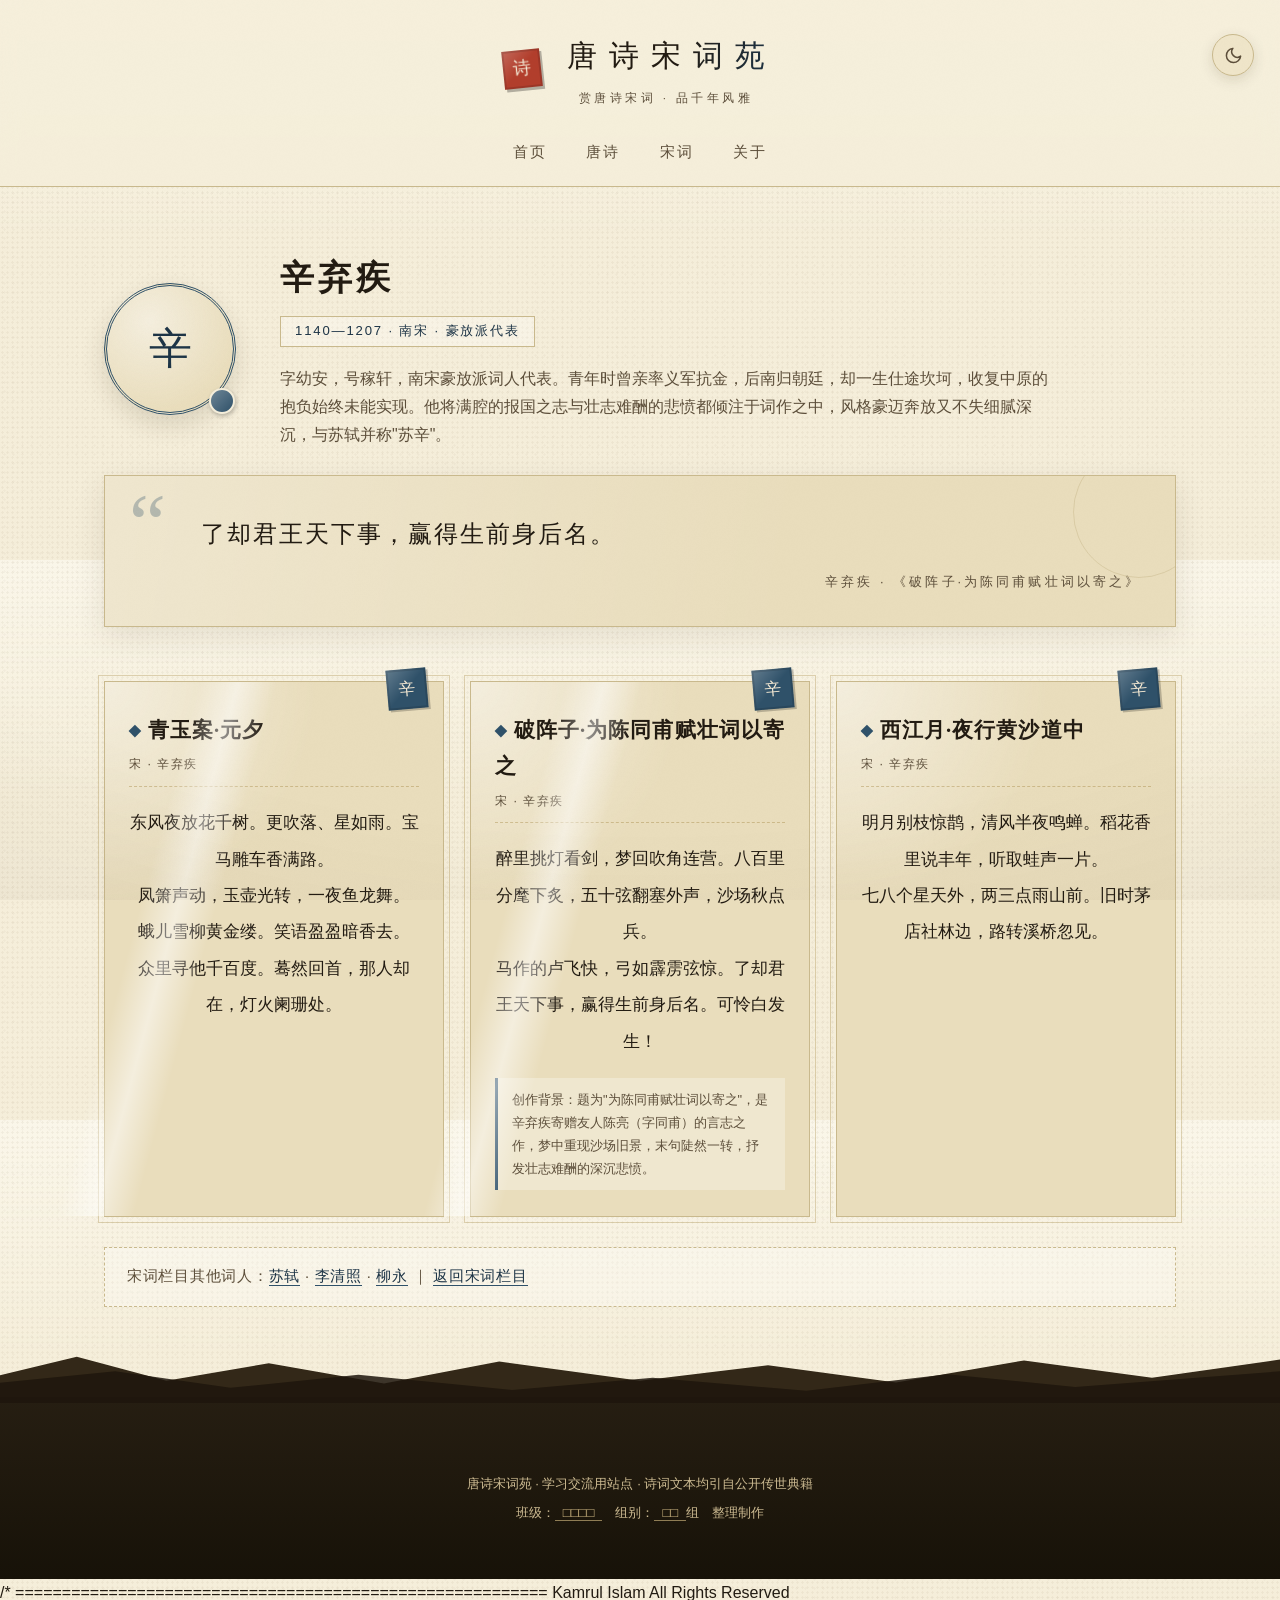
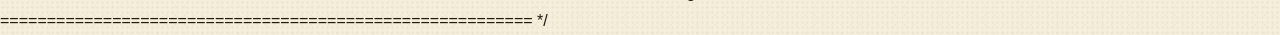
<file: poets/xinqiji.html>
<!doctype html>
<html lang="zh-CN">
<head>
<meta charset="UTF-8">
<meta name="viewport" content="width=device-width, initial-scale=1">
<title>辛弃疾 · 唐诗宋词苑</title>
<link rel="stylesheet" href="../css/style.css">
</head>
<body class="theme-song">

<header class="site-header">
  <a class="brand-mark" href="../index.html">
    <span class="brand-seal">诗</span>
    <span>
      <span class="brand-title">唐诗宋词苑</span>
      <span class="brand-sub">赏唐诗宋词 · 品千年风雅</span>
    </span>
  </a>
  <nav class="main-nav">
    <ul>
      <li><a href="../index.html">首页</a></li>
      <li><a href="../tangshi.html">唐诗</a></li>
      <li><a href="../songci.html">宋词</a></li>
      <li><a href="../about.html">关于</a></li>
    </ul>
  </nav>
</header>

<main>
  <div class="wrap">

    <div class="poet-profile">
      <div class="medallion">辛</div>
      <div class="intro">
        <h1 class="split-reveal">辛弃疾</h1>
        <p class="tag">1140—1207 · 南宋 · 豪放派代表</p>
        <p>字幼安，号稼轩，南宋豪放派词人代表。青年时曾亲率义军抗金，后南归朝廷，却一生仕途坎坷，收复中原的抱负始终未能实现。他将满腔的报国之志与壮志难酬的悲愤都倾注于词作之中，风格豪迈奔放又不失细腻深沉，与苏轼并称"苏辛"。</p>
      </div>
    </div>

    <div class="poem-grid" style="padding-bottom:20px;">
      <div class="poem-card">
        <span class="seal-mark">辛</span>
        <h3 class="poem-title">青玉案·元夕</h3>
        <p class="poem-meta">宋 · 辛弃疾</p>
        <p class="poem-body">东风夜放花千树。更吹落、星如雨。宝马雕车香满路。
凤箫声动，玉壶光转，一夜鱼龙舞。
蛾儿雪柳黄金缕。笑语盈盈暗香去。
众里寻他千百度。蓦然回首，那人却在，灯火阑珊处。</p>
      </div>
      <div class="poem-card">
        <span class="seal-mark">辛</span>
        <h3 class="poem-title">破阵子·为陈同甫赋壮词以寄之</h3>
        <p class="poem-meta">宋 · 辛弃疾</p>
        <p class="poem-body">醉里挑灯看剑，梦回吹角连营。八百里分麾下炙，五十弦翻塞外声，沙场秋点兵。
马作的卢飞快，弓如霹雳弦惊。了却君王天下事，赢得生前身后名。可怜白发生！</p>
        <p class="poem-note">创作背景：题为"为陈同甫赋壮词以寄之"，是辛弃疾寄赠友人陈亮（字同甫）的言志之作，梦中重现沙场旧景，末句陡然一转，抒发壮志难酬的深沉悲愤。</p>
      </div>
      <div class="poem-card">
        <span class="seal-mark">辛</span>
        <h3 class="poem-title">西江月·夜行黄沙道中</h3>
        <p class="poem-meta">宋 · 辛弃疾</p>
        <p class="poem-body">明月别枝惊鹊，清风半夜鸣蝉。稻花香里说丰年，听取蛙声一片。
七八个星天外，两三点雨山前。旧时茅店社林边，路转溪桥忽见。</p>
      </div>
    </div>

    <p class="poet-siblings">宋词栏目其他词人：<a href="sushi.html">苏轼</a> · <a href="liqingzhao.html">李清照</a> · <a href="liuyong.html">柳永</a> ｜ <a href="../songci.html">返回宋词栏目</a></p>

  </div>
</main>

<footer class="site-footer">
  <p>唐诗宋词苑 · 学习交流用站点 · 诗词文本均引自公开传世典籍</p>
  <p>班级：<span class="fill-blank">□□□□</span>　组别：<span class="fill-blank">□□</span>组　整理制作</p>
</footer>

<button class="to-top" aria-label="回到顶部">↑</button>
<script src="../js/main.js"></script>
</body>
</html>
/* =========================================================
   Kamrul Islam All Rights Reserved
   ========================================================= */
</file>
<file: css/style.css>
/* =========================================================
   唐诗宋词苑 · 全局样式表 v3
   设计方向：水墨卷轴 —— 宣纸质感、印章落款、远山云气、竖排书法。
   唐诗栏目用朱砂红、宋词栏目用黛蓝、首页/关于页用金棕色；
   新增：夜读模式（墨夜）、纸面颗粒与暗角、Hero 视差分层、
   浮墨点、书签式细读弹窗、Toast 轻提示、分栏统计、今日诗笺。
   全部装饰由 CSS / 内联 SVG 实现，无任何外部资源，离线可用。
   ========================================================= */

:root{
  --paper:#f5eeda;
  --paper-deep:#e9ddbc;
  --paper-mid:#efe5c9;
  --paper-line:#c9b98d;
  --ink:#221b12;
  --ink-soft:#5c4e3a;
  --seal:#b23e2c;
  --seal-deep:#8a2c1e;
  --indigo:#2f5169;
  --indigo-deep:#1d3446;
  --gold:#a9823a;
  --gold-deep:#7f6225;
  --accent:var(--gold);
  --accent-deep:var(--gold-deep);

  /* Hero 场景配色（浅色宣纸版） */
  --scene-moon:#f8f1dc;
  --scene-moon-core:#efe0b6;
  --scene-mt1:#9c8a63;
  --scene-mt2:#4c4030;
  --scene-crane:#3a3126;
  --scene-mist:rgba(245,238,218,.95);

  --glass-bg:rgba(245,238,218,.88);
  --card-hi:rgba(255,255,255,.5);
  --card-hi-2:rgba(255,255,255,.28);
  --input-bg:rgba(255,255,255,.35);
  --input-bg-focus:rgba(255,255,255,.6);
  --dot-ink:rgba(90,64,24,.25);
  --grain-pos:0%;

  --font-display:"Kaiti SC","STKaiti","KaiTi","LiSu","STLiti","FangSong","FangSong_GB2312","STFangsong","Baskerville","Times New Roman",serif;
  --font-body:"PingFang SC","Microsoft YaHei","Hiragino Sans GB","Heiti SC","Source Han Sans SC","SimHei",sans-serif;
  --shadow-soft:0 10px 28px rgba(58,42,14,.10);
  --shadow-lift:0 18px 38px rgba(52,36,10,.18);
  --ease:cubic-bezier(.22,.61,.36,1);
}

body.theme-tang{ --accent:var(--seal); --accent-deep:var(--seal-deep); }
body.theme-song{ --accent:var(--indigo); --accent-deep:var(--indigo-deep); }

/* ---------- 夜读模式（墨夜） ---------- */
body.night{
  --paper:#12161d;
  --paper-deep:#191e28;
  --paper-mid:#1d2430;
  --paper-line:#37404f;
  --ink:#e9e2cf;
  --ink-soft:#b3ab97;
  --gold:#d3a95c;
  --gold-deep:#e7c884;
  --seal:#c94f3a;
  --seal-deep:#e06a52;
  --indigo:#5f8fb5;
  --indigo-deep:#8fb8d8;

  --scene-moon:#d9dfec;
  --scene-moon-core:#aebbd2;
  --scene-mt1:#46515f;
  --scene-mt2:#222a36;
  --scene-crane:#93a0b1;
  --scene-mist:rgba(18,22,29,.92);

  --glass-bg:rgba(14,18,26,.82);
  --card-hi:rgba(255,255,255,.045);
  --card-hi-2:rgba(255,255,255,.05);
  --input-bg:rgba(255,255,255,.05);
  --input-bg-focus:rgba(255,255,255,.09);
  --dot-ink:rgba(170,180,200,.16);
  --shadow-soft:0 10px 28px rgba(0,0,0,.35);
  --shadow-lift:0 18px 38px rgba(0,0,0,.5);
}

*{ box-sizing:border-box; }
html{ scroll-behavior:smooth; scroll-padding-top:100px; }
body{
  margin:0;
  background-color:var(--paper);
  background-image:
    radial-gradient(rgba(90,64,24,.05) 1px, transparent 1.4px),
    radial-gradient(rgba(90,64,24,.028) 1px, transparent 1.4px),
    linear-gradient(180deg, rgba(255,253,246,.55) 0%, rgba(245,238,218,0) 42%);
  background-size:5px 5px, 9px 9px, 100% 560px;
  background-attachment:local, local, scroll;
  color:var(--ink);
  font-family:var(--font-body);
  line-height:1.75;
  -webkit-font-smoothing:antialiased;
  transition:background-color .5s var(--ease), color .5s var(--ease);
}
body.night{
  background-image:
    radial-gradient(rgba(198,188,158,.05) 1px, transparent 1.4px),
    radial-gradient(rgba(198,188,158,.03) 1px, transparent 1.4px),
    linear-gradient(180deg, rgba(24,31,44,.55) 0%, rgba(18,22,29,0) 42%);
}
img{ max-width:100%; display:block; }
a{ color:inherit; }
h1,h2,h3,p,ul{ margin:0; }
code{
  font-family:"Consolas","Menlo","Courier New",monospace;
  background:rgba(122,94,44,.12);
  padding:2px 7px;
  border:1px solid rgba(122,94,44,.22);
  font-size:.9em;
}
::selection{ background:var(--accent); color:#f7eeda; }
::-webkit-scrollbar{ width:11px; }
::-webkit-scrollbar-track{ background:var(--paper-deep); }
::-webkit-scrollbar-thumb{
  background:linear-gradient(var(--paper-line),#a89465); border-radius:8px; border:2px solid var(--paper-deep);
}

/* 纸面颗粒 + 暗角（增强质感） */
body::before{
  content:""; position:fixed; inset:0; z-index:150; pointer-events:none;
  background-image:url("data:image/svg+xml;utf8,<svg xmlns='http://www.w3.org/2000/svg' width='140' height='140'><filter id='n'><feTurbulence type='fractalNoise' baseFrequency='0.85' numOctaves='2' stitchTiles='stitch'/><feColorMatrix type='saturate' values='0'/></filter><rect width='140' height='140' filter='url(%23n)' opacity='0.55'/></svg>");
  opacity:.028; mix-blend-mode:multiply;
}
body::after{
  content:""; position:fixed; inset:0; z-index:140; pointer-events:none;
  background:radial-gradient(120% 100% at 50% 30%, transparent 62%, rgba(58,42,14,.07) 100%);
}
body.night::before{ opacity:.05; mix-blend-mode:screen; }
body.night::after{ background:radial-gradient(120% 100% at 50% 30%, transparent 58%, rgba(0,0,0,.4) 100%); }

.wrap{ max-width:1120px; margin:0 auto; padding:0 24px; }

/* 键盘焦点可见性 */
a:focus-visible, button:focus-visible, input:focus-visible{
  outline:2px solid var(--accent);
  outline-offset:3px;
}

/* =========================================================
   阅读进度条（JS 注入）
   ========================================================= */
.progress-bar{
  position:fixed; top:0; left:0; right:0; height:3px; z-index:90;
  background:linear-gradient(90deg, var(--accent), var(--accent-deep));
  transform:scaleX(0); transform-origin:0 50%;
  box-shadow:0 0 6px rgba(120,80,20,.35);
}

/* =========================================================
   头部 / 招牌式导航（吸顶）
   ========================================================= */
.site-header{
  position:sticky; top:0; z-index:70;
  text-align:center;
  padding-top:30px;
  background:var(--glass-bg);
  -webkit-backdrop-filter:blur(10px);
  backdrop-filter:blur(10px);
  border-bottom:1px solid var(--paper-line);
  transition:box-shadow .3s var(--ease), padding .3s var(--ease), background .5s var(--ease);
}
.site-header.scrolled{ box-shadow:0 6px 22px rgba(58,42,14,.14); padding-top:18px; }
.brand-mark{ display:inline-flex; align-items:center; gap:14px; text-decoration:none; color:var(--ink); }
.brand-seal{
  width:38px; height:38px;
  background:
    linear-gradient(135deg, rgba(255,255,255,.22) 0%, rgba(255,255,255,0) 48%),
    var(--seal);
  color:var(--paper);
  font-family:var(--font-display); font-size:1.12rem;
  display:flex; align-items:center; justify-content:center;
  transform:rotate(-6deg); flex:none;
  box-shadow:2px 3px 0 rgba(0,0,0,.28), inset 0 0 0 2px rgba(0,0,0,.12);
  animation:stampIn .7s var(--ease) .1s both;
  transition:transform .35s var(--ease), box-shadow .35s var(--ease);
}
@keyframes stampIn{
  0%{ transform:rotate(-6deg) scale(1.8); opacity:0; }
  62%{ transform:rotate(-6deg) scale(.92); opacity:1; }
  100%{ transform:rotate(-6deg) scale(1); }
}
.brand-mark:hover .brand-seal{ transform:rotate(-2deg) scale(1.06); box-shadow:3px 4px 0 rgba(0,0,0,.30); }
.brand-title{
  font-family:var(--font-display); font-size:1.9rem; letter-spacing:.4em; padding-left:.4em;
  background:linear-gradient(100deg, var(--ink) 55%, var(--accent-deep));
  -webkit-background-clip:text; background-clip:text;
  -webkit-text-fill-color:transparent; color:var(--ink);
}
.brand-sub{ display:block; font-size:.72rem; letter-spacing:.3em; color:var(--ink-soft); margin-top:5px; }
.main-nav{ margin-top:20px; transition:margin .3s var(--ease); }
.site-header.scrolled .main-nav{ margin-top:12px; }
.main-nav ul{
  list-style:none; display:flex; justify-content:center; flex-wrap:wrap;
  gap:2.2rem; padding:12px 0 20px; margin:0;
  font-size:.92rem; letter-spacing:.14em;
}
.main-nav a{
  position:relative; text-decoration:none; color:var(--ink-soft);
  padding:6px 2px; transition:color .25s;
}
.main-nav a::after{
  content:""; position:absolute; left:50%; right:50%; bottom:0; height:2px;
  background:var(--accent); transition:left .3s var(--ease), right .3s var(--ease);
}
.main-nav a:hover{ color:var(--accent-deep); }
.main-nav a:hover::after, .main-nav a.active::after{ left:0; right:0; }
.main-nav a.active{ color:var(--accent-deep); font-weight:600; }

/* 夜读切换按钮（JS 注入） */
.theme-toggle{
  position:absolute; right:26px; top:34px; z-index:76;
  width:42px; height:42px; padding:0; border-radius:50%;
  border:1px solid var(--paper-line); background:var(--paper-mid);
  color:var(--ink-soft); cursor:pointer;
  display:flex; align-items:center; justify-content:center;
  box-shadow:0 4px 14px rgba(58,42,14,.14);
  transition:transform .35s var(--ease), border-color .3s, color .3s, background .3s, box-shadow .3s;
}
.theme-toggle svg{ width:19px; height:19px; }
.theme-toggle .icon-sun{ display:none; }
body.night .theme-toggle .icon-moon{ display:none; }
body.night .theme-toggle .icon-sun{ display:block; }
.theme-toggle:hover{ transform:translateY(-2px) rotate(10deg); border-color:var(--accent); color:var(--accent-deep); box-shadow:0 8px 20px rgba(58,42,14,.22); }

/* 移动端导航按钮（JS 注入） */
.nav-toggle{
  display:none;
  position:absolute; right:18px; top:22px;
  width:44px; height:44px; padding:0;
  border:1px solid var(--paper-line); background:var(--paper-mid);
  cursor:pointer; z-index:75;
}
.nav-toggle svg{ width:20px; height:20px; stroke:var(--ink); stroke-width:1.8; }
.nav-toggle .line-2{ transition:opacity .2s; }
body.nav-open .nav-toggle .line-1{ transform:translateY(6px) rotate(45deg); }
body.nav-open .nav-toggle .line-2{ opacity:0; }
body.nav-open .nav-toggle .line-3{ transform:translateY(-6px) rotate(-45deg); }
.nav-toggle .l{ transform-origin:center; transition:transform .3s var(--ease); }

/* =========================================================
   Hero（首页水墨山水 + 视差分层）
   ========================================================= */
.hero{
  position:relative; overflow:hidden;
  display:flex; align-items:center; gap:48px;
  padding:72px 0 88px; min-height:440px;
  border-bottom:1px solid var(--paper-line);
}
.hero::before{
  content:""; position:absolute; right:6%; top:16%; width:46%; height:72%;
  background:radial-gradient(closest-side, rgba(169,130,58,.12), transparent 72%);
  pointer-events:none; z-index:0;
}
body.theme-tang .hero::before{ background:radial-gradient(closest-side, rgba(178,62,44,.10), transparent 72%); }
body.theme-song .hero::before{ background:radial-gradient(closest-side, rgba(47,81,105,.12), transparent 72%); }
body.night .hero::before{ background:radial-gradient(closest-side, rgba(169,130,58,.10), transparent 72%); }
.hero-scene{
  position:absolute; inset:0; width:100%; height:100%; z-index:0;
  opacity:0; transform:translateY(16px);
  animation:sceneIn 1.3s var(--ease) .15s forwards;
  pointer-events:none;
}
@keyframes sceneIn{ to{ opacity:1; transform:none; } }
.hero-text, .hero-vertical{ position:relative; z-index:1; }
.hero-text{ flex:1; min-width:0; }
.hero-eyebrow{
  display:inline-flex; align-items:center; gap:10px;
  font-size:.8rem; letter-spacing:.34em; color:var(--ink-soft); margin-bottom:16px;
  opacity:0; animation:rise .8s var(--ease) .25s forwards;
}
.hero-eyebrow::before{ content:""; width:34px; height:1px; background:var(--accent); }
.hero-text h1{
  font-family:var(--font-display); font-size:2.6rem; line-height:1.5;
  margin-bottom:22px; letter-spacing:.06em;
  opacity:0; animation:heroTitle .95s var(--ease) .38s both;
}
@keyframes heroTitle{
  from{ opacity:0; transform:translateY(18px); filter:blur(8px); }
  to{ opacity:1; transform:none; filter:blur(0); }
}
.hero-text p{
  max-width:36em; color:var(--ink-soft); margin-bottom:34px;
  opacity:0; animation:rise .9s var(--ease) .52s forwards;
}
.hero-actions{
  display:flex; gap:18px; flex-wrap:wrap;
  opacity:0; animation:rise .9s var(--ease) .66s forwards;
}
.hero-vertical{
  writing-mode:vertical-rl;
  font-family:var(--font-display); font-size:1.35rem; letter-spacing:.6em;
  color:var(--gold-deep); border-left:1px solid var(--paper-line);
  padding-left:22px; height:250px; flex:none;
  opacity:0; animation:rise 1s var(--ease) .8s forwards;
}
@keyframes rise{ from{ opacity:0; transform:translateY(18px); } to{ opacity:1; transform:none; } }

/* 场景元素动画（视差分组由 JS 平移） */
.plx{ will-change:transform; }
.scene-moon{ animation:moonFloat 7s ease-in-out infinite alternate; transform-origin:center; }
@keyframes moonFloat{ from{ transform:translateY(0); } to{ transform:translateY(-9px); } }
.scene-mist{ animation:mistDrift 10s ease-in-out infinite alternate; }
@keyframes mistDrift{ from{ transform:translateX(-16px); } to{ transform:translateX(16px); } }
.scene-crane{ opacity:0; animation:craneFly 18s linear infinite; }
.scene-crane.c2{ animation-delay:6s; animation-duration:24s; }
@keyframes craneFly{
  0%{ transform:translate(-160px, 8px); opacity:0; }
  7%{ opacity:.75; }
  90%{ opacity:.75; }
  100%{ transform:translate(1360px, -36px); opacity:0; }
}

/* 浮墨点（JS 注入，营造氛围） */
.ink-dot{
  position:absolute; border-radius:50%; pointer-events:none; z-index:0;
  background:radial-gradient(circle, var(--dot-ink), rgba(90,64,24,0) 70%);
  animation:dotFloat 9s ease-in-out infinite;
}
@keyframes dotFloat{ 0%,100%{ transform:translateY(0); } 50%{ transform:translateY(-30px); } }

/* =========================================================
   按钮（印章式 + 墨波涟漪 + 流光）
   ========================================================= */
.btn{
  position:relative; display:inline-block;
  padding:12px 30px; border:1px solid var(--ink);
  font-size:.9rem; letter-spacing:.18em; text-decoration:none;
  color:var(--ink); background:transparent; cursor:pointer;
  transition:color .28s var(--ease), background .28s var(--ease), border-color .28s, transform .28s var(--ease), box-shadow .28s var(--ease);
  overflow:hidden;
}
.btn::after{
  content:"→"; display:inline-block; margin-left:8px;
  opacity:0; transform:translateX(-6px); transition:opacity .25s, transform .25s var(--ease);
}
.btn::before{
  content:""; position:absolute; inset:0; pointer-events:none;
  background:linear-gradient(105deg, transparent 42%, rgba(255,255,255,.30) 50%, transparent 58%);
  transform:translateX(-140%); transition:transform .85s var(--ease);
}
.btn:hover{ transform:translateY(-2px); box-shadow:0 8px 18px rgba(58,42,14,.16); }
.btn:hover::before{ transform:translateX(140%); }
.btn:hover::after{ opacity:1; transform:none; }
.btn-tang{ border-color:var(--seal); color:var(--seal-deep); }
.btn-tang:hover{ background:var(--seal); color:#f6ead4; }
.btn-song{ border-color:var(--indigo); color:var(--indigo-deep); }
.btn-song:hover{ background:var(--indigo); color:#f6ead4; }
.ripple{
  position:absolute; border-radius:50%; pointer-events:none;
  background:radial-gradient(circle, rgba(255,255,255,.55), rgba(255,255,255,0) 68%);
  transform:scale(0); animation:rippleAnim .75s ease-out forwards;
}
@keyframes rippleAnim{ to{ transform:scale(4.2); opacity:0; } }

/* =========================================================
   首页两栏入口卡片（水墨挂轴）
   ========================================================= */
.gate-grid{ display:grid; grid-template-columns:1fr 1fr; gap:30px; padding:58px 0 34px; }
.gate-card{
  position:relative; overflow:hidden;
  padding:38px 32px 36px;
  border:1px solid var(--paper-line);
  background:
    radial-gradient(120% 90% at 100% 0%, var(--card-hi) 0%, rgba(255,255,255,0) 55%),
    var(--paper-deep);
  box-shadow:var(--shadow-soft);
  transition:transform .4s var(--ease), box-shadow .4s var(--ease), border-color .4s, opacity .7s var(--ease);
}
.gate-card.tang{ border-top:4px solid var(--seal); }
.gate-card.song{ border-top:4px solid var(--indigo); }
.gate-card::before{
  content:"唐";
  position:absolute; right:-6px; bottom:-38px;
  font-family:var(--font-display); font-size:11rem; line-height:1;
  color:var(--accent); opacity:.07; pointer-events:none;
  transition:transform .5s var(--ease), opacity .5s;
}
.gate-card.song::before{ content:"宋"; }
.gate-card::after{
  content:""; position:absolute; inset:12px; pointer-events:none; opacity:.55;
  background:
    linear-gradient(var(--accent),var(--accent)) left top / 20px 2px no-repeat,
    linear-gradient(var(--accent),var(--accent)) left top / 2px 20px no-repeat,
    linear-gradient(var(--accent),var(--accent)) right top / 20px 2px no-repeat,
    linear-gradient(var(--accent),var(--accent)) right top / 2px 20px no-repeat,
    linear-gradient(var(--accent),var(--accent)) left bottom / 20px 2px no-repeat,
    linear-gradient(var(--accent),var(--accent)) left bottom / 2px 20px no-repeat,
    linear-gradient(var(--accent),var(--accent)) right bottom / 20px 2px no-repeat,
    linear-gradient(var(--accent),var(--accent)) right bottom / 2px 20px no-repeat;
  transition:opacity .4s;
}
.gate-card:hover{ transform:translateY(-7px); box-shadow:var(--shadow-lift); border-color:var(--accent); }
.gate-card:hover::before{ transform:translate(-6px,-8px) scale(1.05); opacity:.11; }
.gate-card:hover::after{ opacity:1; }
.gate-card h2{ font-family:var(--font-display); font-size:1.65rem; margin-bottom:12px; letter-spacing:.12em; }
.gate-card h2::after{
  content:""; display:block; width:46px; height:3px; margin-top:12px;
  background:linear-gradient(90deg, var(--accent), transparent);
}
.gate-card p{ color:var(--ink-soft); margin-bottom:16px; }
.gate-card .poet-list{
  font-size:.85rem; letter-spacing:.04em; margin-bottom:26px;
  padding:10px 12px; border-left:2px solid var(--paper-line);
  background:var(--card-hi-2);
}

/* =========================================================
   分栏统计（首页）
   ========================================================= */
.stats-bar{
  display:grid; grid-template-columns:repeat(4,1fr); gap:1px;
  margin:34px 0 8px; border:1px solid var(--paper-line);
  background:var(--paper-line); box-shadow:var(--shadow-soft);
}
.stat-item{
  position:relative; overflow:hidden;
  background:var(--paper-deep); padding:28px 14px 24px; text-align:center;
  transition:background .3s;
}
.stat-item::before{
  content:""; position:absolute; left:50%; top:0; width:0; height:3px;
  background:var(--accent); transform:translateX(-50%);
  transition:width .5s var(--ease);
}
.stat-item:hover::before{ width:64%; }
.stat-num{
  font-family:var(--font-display); font-size:2.3rem; line-height:1;
  color:var(--accent-deep); display:inline-block;
}
.stat-item:nth-child(odd) .stat-num{ color:var(--seal-deep); }
.stat-item:nth-child(even) .stat-num{ color:var(--indigo-deep); }
body.theme-tang .stat-item .stat-num{ color:var(--seal-deep); }
body.theme-song .stat-item .stat-num{ color:var(--indigo-deep); }
.stat-label{
  display:block; margin-top:10px; font-size:.8rem; letter-spacing:.24em;
  color:var(--ink-soft);
}

/* =========================================================
   今日诗笺（首页）
   ========================================================= */
.featured-quote{
  position:relative; max-width:660px; margin:0 auto 76px; padding:46px 42px 38px;
  border:1px solid var(--paper-line);
  outline:1px dashed rgba(160,130,60,.42); outline-offset:7px;
  background:
    radial-gradient(120% 90% at 100% 0%, var(--card-hi) 0%, rgba(255,255,255,0) 55%),
    var(--paper-deep);
  box-shadow:var(--shadow-soft);
  transition:box-shadow .4s var(--ease), transform .4s var(--ease);
}
.featured-quote:hover{ box-shadow:var(--shadow-lift); transform:translateY(-4px); }
.featured-quote::before, .featured-quote::after{
  content:""; position:absolute; width:26px; height:26px; pointer-events:none; opacity:.75;
}
.featured-quote::before{
  top:-8px; left:-8px;
  border-top:3px solid var(--accent); border-left:3px solid var(--accent);
}
.featured-quote::after{
  bottom:-8px; right:-8px;
  border-bottom:3px solid var(--accent); border-right:3px solid var(--accent);
}
.fq-seal{
  position:absolute; top:-15px; right:22px;
  width:40px; height:40px;
  background:linear-gradient(135deg, rgba(255,255,255,.25), rgba(255,255,255,0)), var(--accent);
  color:#f6ead4; font-family:var(--font-display); font-size:.95rem;
  display:flex; align-items:center; justify-content:center;
  transform:rotate(-5deg); box-shadow:2px 2px 0 rgba(0,0,0,.22);
}
.fq-label{
  display:flex; align-items:center; gap:10px;
  font-size:.76rem; letter-spacing:.34em; color:var(--ink-soft);
}
.fq-label::before{ content:""; width:30px; height:1px; background:var(--accent); }
.fq-text{
  font-family:var(--font-display); font-size:1.5rem; line-height:2.05;
  text-align:center; margin:22px 0 16px; letter-spacing:.04em;
}
.fq-text span{ display:block; opacity:0; transform:translateY(10px); transition:opacity .6s var(--ease), transform .6s var(--ease); }
.fq-text span.on{ opacity:1; transform:none; }
.fq-meta{
  text-align:center; color:var(--ink-soft); letter-spacing:.22em; font-size:.85rem;
}
.fq-foot{
  display:flex; justify-content:space-between; align-items:center; gap:12px; flex-wrap:wrap;
  margin-top:24px; padding-top:16px; border-top:1px dashed rgba(160,130,60,.4);
  font-size:.72rem; letter-spacing:.16em; color:var(--ink-soft);
}

/* =========================================================
   区块标题
   ========================================================= */
.section-head{ padding:60px 0 34px; text-align:center; }
.section-head h1, .section-head h2{
  font-family:var(--font-display); font-size:2.1rem; margin-bottom:16px;
  letter-spacing:.14em;
}
.section-head h1::before, .section-head h1::after,
.section-head h2::before, .section-head h2::after{
  content:""; display:inline-block; width:46px; height:1px;
  background:linear-gradient(90deg, transparent, var(--accent));
  vertical-align:middle;
}
.section-head h1::before, .section-head h2::before{
  margin-right:18px; transform:scaleX(-1);
}
.section-head h1::after, .section-head h2::after{ margin-left:18px; }
.section-head p{ color:var(--ink-soft); max-width:38em; margin:0 auto; }

/* 标题逐字浮现 */
.split-reveal .char{
  display:inline-block; white-space:pre;
  opacity:0; transform:translateY(20px) rotate(3deg);
  transition:opacity .6s var(--ease), transform .6s var(--ease);
  transition-delay:calc(var(--i,0)*46ms);
}
.split-reveal.in .char{ opacity:1; transform:none; }

/* =========================================================
   搜索框（栏目页，JS 注入）
   ========================================================= */
.search-wrap{
  max-width:560px; margin:0 auto 34px; padding:0 12px;
  position:relative;
}
.search-wrap .search-icon{
  position:absolute; left:22px; top:50%; transform:translateY(-50%);
  width:17px; height:17px; color:var(--ink-soft); pointer-events:none;
}
.search-wrap input{
  width:100%; padding:13px 46px 13px 52px;
  font-family:var(--font-body); font-size:.95rem; letter-spacing:.06em;
  color:var(--ink); background:var(--input-bg);
  border:1px solid var(--paper-line); border-bottom:2px solid var(--paper-line);
  transition:border-color .3s, box-shadow .3s, background .3s;
}
.search-wrap input::placeholder{ color:#8a7a5e; }
body.night .search-wrap input::placeholder{ color:#8f8a7c; }
.search-wrap input:focus{
  outline:none; border-color:var(--accent);
  background:var(--input-bg-focus);
  box-shadow:0 8px 20px rgba(58,42,14,.10), 0 0 0 3px rgba(169,130,58,.14);
}
.search-clear{
  position:absolute; right:16px; top:50%; transform:translateY(-50%);
  width:26px; height:26px; border:none; border-radius:50%;
  background:var(--paper-line); color:var(--paper);
  font-size:.9rem; line-height:1; cursor:pointer; display:none;
}
.search-clear.show{ display:block; }
.search-hint{
  margin-top:10px; font-size:.76rem; color:var(--ink-soft); letter-spacing:.1em;
}
.search-empty{
  display:none; text-align:center; padding:56px 20px; margin:6px 0 30px;
  border:1px dashed var(--paper-line); color:var(--ink-soft); font-family:var(--font-display);
  font-size:1.05rem; letter-spacing:.2em;
}
.search-empty.show{ display:block; }

/* =========================================================
   诗人快速导航 chips
   ========================================================= */
.poet-chips{ display:flex; flex-wrap:wrap; justify-content:center; gap:14px; margin-bottom:46px; }
.poet-chips a{
  font-size:.88rem; padding:9px 24px;
  border:1px solid var(--paper-line); background:var(--paper-deep);
  text-decoration:none; color:var(--ink-soft); letter-spacing:.1em;
  transition:all .3s var(--ease);
  box-shadow:0 3px 8px rgba(58,42,14,.06);
}
.poet-chips a:hover{
  border-color:var(--accent); color:var(--paper);
  background:var(--ink); transform:translateY(-3px);
  box-shadow:0 10px 18px rgba(34,27,18,.2);
}
.poet-chips a.active{
  border-color:var(--accent); background:var(--accent); color:#f7eeda;
  box-shadow:0 8px 16px rgba(58,42,14,.22);
}

/* =========================================================
   诗人区块（栏目页）
   ========================================================= */
.poet-section{
  padding:52px 0;
  border-top:1px dashed var(--paper-line);
  scroll-margin-top:120px;
}
.poet-section:first-of-type{ border-top:none; }
.poet-head{ display:flex; align-items:baseline; gap:16px; margin-bottom:20px; flex-wrap:wrap; }
.poet-head h2{ font-family:var(--font-display); font-size:1.7rem; letter-spacing:.1em; }
.poet-head h2::before{
  content:""; display:inline-block; width:5px; height:1.05em;
  background:var(--accent); margin-right:14px; vertical-align:-.12em;
}
.poet-head .dates{
  font-size:.78rem; color:var(--ink-soft); letter-spacing:.1em;
  border:1px solid var(--paper-line); background:var(--card-hi-2);
  padding:3px 12px;
}
.poem-count{
  font-size:.72rem; letter-spacing:.14em; color:var(--accent-deep);
  border:1px dashed var(--accent); background:var(--card-hi-2);
  padding:2px 10px;
}
.poet-head .more{
  margin-left:auto; font-size:.84rem; text-decoration:none;
  color:var(--accent-deep); border-bottom:1px solid var(--accent);
  padding-bottom:2px; transition:letter-spacing .3s var(--ease);
}
.poet-head .more:hover{ letter-spacing:.12em; }
.poet-bio{ color:var(--ink-soft); max-width:58em; margin-bottom:28px; }
.poet-bio::first-letter{
  font-family:var(--font-display); font-size:3em; line-height:.85;
  float:left; padding:8px 12px 0 0; color:var(--accent-deep);
}

/* =========================================================
   诗词卡片（印鉴 + 双线框 + 流光）
   ========================================================= */
.poem-grid{ display:grid; grid-template-columns:repeat(auto-fit,minmax(250px,1fr)); gap:26px; }
.poem-card{
  position:relative; cursor:pointer;
  background:
    radial-gradient(120% 80% at 0% 0%, var(--card-hi) 0%, rgba(255,255,255,0) 52%),
    var(--paper-deep);
  border:1px solid var(--paper-line);
  outline:1px solid rgba(160,130,60,.32); outline-offset:5px;
  padding:30px 24px 26px;
  transition:transform .4s var(--ease), box-shadow .4s var(--ease), border-color .4s, outline-color .4s, opacity .7s var(--ease);
}
.poem-card::before{
  content:""; position:absolute; inset:0; pointer-events:none;
  background:linear-gradient(105deg, transparent 42%, var(--card-hi) 50%, transparent 58%);
  transform:translateX(-140%); transition:transform .9s var(--ease);
}
.poem-card:hover{
  transform:translateY(-7px);
  border-color:var(--accent);
  box-shadow:var(--shadow-lift);
  outline-color:rgba(160,130,60,.6);
}
.poem-card:hover::before{ transform:translateX(140%); }
.poem-card .seal-mark{
  position:absolute; top:-13px; right:16px;
  width:40px; height:40px;
  background:
    linear-gradient(135deg, rgba(255,255,255,.25) 0%, rgba(255,255,255,0) 50%),
    var(--accent);
  color:#f6ead4; font-family:var(--font-display); font-size:1.05rem;
  display:flex; align-items:center; justify-content:center;
  transform:rotate(-5deg);
  box-shadow:2px 2px 0 rgba(0,0,0,.22), inset 0 0 0 2px rgba(0,0,0,.12);
  transition:transform .45s var(--ease), box-shadow .45s;
}
.poem-card:hover .seal-mark{
  transform:rotate(0deg) scale(1.12);
  box-shadow:3px 3px 0 rgba(0,0,0,.25), inset 0 0 0 2px rgba(0,0,0,.12);
}
.poem-title{ font-family:var(--font-display); font-size:1.3rem; margin-bottom:6px; letter-spacing:.05em; }
.poem-title::before{
  content:""; display:inline-block; width:9px; height:9px;
  background:var(--accent); margin-right:10px;
  vertical-align:middle; transform:rotate(45deg) translateY(-2px);
}
.poem-meta{
  font-size:.78rem; color:var(--ink-soft); letter-spacing:.12em; margin-bottom:18px;
  padding-bottom:10px; border-bottom:1px dashed rgba(160,130,60,.4);
}
.poem-body{
  font-family:var(--font-display); font-size:1.06rem; line-height:2.15;
  text-align:center; white-space:pre-line;
}
.poem-note{
  margin-top:18px; font-size:.8rem; color:var(--ink-soft);
  border-left:3px solid var(--accent); background:var(--card-hi-2);
  padding:10px 14px; line-height:1.8;
}

/* 复制按钮（JS 注入） */
.copy-btn{
  position:absolute; right:16px; bottom:16px;
  width:34px; height:34px; padding:0;
  border:1px solid var(--paper-line); border-radius:50%;
  background:var(--paper-mid); color:var(--ink-soft); cursor:pointer;
  display:flex; align-items:center; justify-content:center;
  opacity:0; transform:translateY(6px);
  transition:opacity .3s, transform .3s var(--ease), background .3s, color .3s;
}
.copy-btn svg{ width:15px; height:15px; }
.poem-card:hover .copy-btn, .copy-btn:focus-visible{ opacity:1; transform:none; }
.copy-btn:hover{ background:var(--accent); color:#f7eeda; border-color:var(--accent); }
.copy-btn.copied{ background:var(--accent); color:#f7eeda; border-color:var(--accent); opacity:1; transform:none; }

/* =========================================================
   细读弹窗（JS 注入）
   ========================================================= */
.read-modal{
  position:fixed; inset:0; z-index:200;
  display:flex; align-items:center; justify-content:center;
  padding:24px; visibility:hidden;
}
.read-modal.open{ visibility:visible; }
.rm-backdrop{
  position:absolute; inset:0;
  background:rgba(20,15,8,.55);
  -webkit-backdrop-filter:blur(7px); backdrop-filter:blur(7px);
  opacity:0; transition:opacity .35s var(--ease);
}
body.night .rm-backdrop{ background:rgba(0,0,0,.62); }
.read-modal.open .rm-backdrop{ opacity:1; }
.rm-panel{
  position:relative; z-index:1;
  max-width:680px; width:100%; max-height:88vh; overflow:auto;
  background:
    radial-gradient(120% 90% at 100% 0%, var(--card-hi) 0%, rgba(255,255,255,0) 55%),
    var(--paper-deep);
  border:1px solid var(--paper-line);
  outline:1px dashed rgba(160,130,60,.42); outline-offset:6px;
  padding:52px 44px 36px;
  box-shadow:0 34px 90px rgba(0,0,0,.38);
  transform:translateY(26px) scale(.96); opacity:0;
  transition:transform .42s var(--ease), opacity .32s var(--ease);
}
.read-modal.open .rm-panel{ transform:none; opacity:1; }
.rm-close{
  position:absolute; top:14px; right:14px;
  width:38px; height:38px; padding:0; border-radius:50%;
  border:1px solid var(--paper-line); background:var(--paper-mid);
  color:var(--ink-soft); cursor:pointer; font-size:1rem; line-height:1;
  display:flex; align-items:center; justify-content:center;
  transition:all .3s var(--ease);
}
.rm-close:hover{ transform:rotate(90deg); background:var(--accent); color:#f7eeda; border-color:var(--accent); }
.rm-seal{
  position:absolute; top:-14px; right:26px;
  width:40px; height:40px;
  background:linear-gradient(135deg, rgba(255,255,255,.25), rgba(255,255,255,0)), var(--accent);
  color:#f6ead4; font-family:var(--font-display); font-size:1.05rem;
  display:flex; align-items:center; justify-content:center;
  transform:rotate(-5deg); box-shadow:2px 2px 0 rgba(0,0,0,.22);
}
.rm-title{
  font-family:var(--font-display); font-size:1.8rem; text-align:center;
  letter-spacing:.1em; margin-bottom:8px;
}
.rm-meta{
  text-align:center; color:var(--ink-soft); font-size:.82rem;
  letter-spacing:.26em; margin-bottom:26px;
}
.rm-body{
  font-family:var(--font-display); font-size:1.32rem; line-height:2.2;
  text-align:center; white-space:pre-line;
}
.rm-note{
  margin-top:26px; padding:12px 16px;
  font-size:.84rem; color:var(--ink-soft); line-height:1.9;
  border-left:3px solid var(--accent); background:var(--card-hi-2);
  text-align:left;
}
.rm-actions{ display:flex; justify-content:center; gap:16px; margin-top:30px; flex-wrap:wrap; }
.rm-actions .btn{ font-size:.84rem; padding:10px 26px; }
.rm-actions .btn-ghost{ border-color:var(--paper-line); color:var(--ink-soft); }
.rm-actions .btn-ghost:hover{ border-color:var(--ink); color:var(--ink); background:transparent; }
body.modal-open{ overflow:hidden; }

/* =========================================================
   Toast 轻提示（JS 注入）
   ========================================================= */
.toast-wrap{
  position:fixed; top:20px; left:50%; transform:translateX(-50%);
  z-index:300; display:flex; flex-direction:column; align-items:center; gap:10px;
  pointer-events:none;
}
.toast{
  display:flex; align-items:center; gap:9px;
  padding:10px 24px;
  background:var(--ink); color:var(--paper);
  border:1px solid rgba(255,255,255,.14); border-left:3px solid var(--accent);
  font-size:.84rem; letter-spacing:.16em;
  box-shadow:0 14px 34px rgba(0,0,0,.32);
  opacity:0; transform:translateY(-16px);
  transition:opacity .32s var(--ease), transform .32s var(--ease);
}
.toast.show{ opacity:1; transform:none; }
.toast svg{ width:15px; height:15px; color:var(--accent); flex:none; }

/* =========================================================
   诗人详情页
   ========================================================= */
.poet-profile{ display:flex; gap:44px; padding:62px 0 26px; flex-wrap:wrap; align-items:center; }
.medallion{
  position:relative;
  width:132px; height:132px; border-radius:50%; flex:none;
  background:
    radial-gradient(circle at 34% 28%, var(--card-hi) 0%, var(--paper-deep) 74%),
    var(--paper-deep);
  border:3px double var(--accent);
  display:flex; align-items:center; justify-content:center;
  font-family:var(--font-display); font-size:2.7rem; color:var(--accent-deep);
  box-shadow:0 10px 24px rgba(58,42,14,.14);
  transition:transform .6s var(--ease), box-shadow .6s;
}
.medallion::after{
  content:""; position:absolute; right:-2px; bottom:-2px;
  width:22px; height:22px;
  background:linear-gradient(135deg, rgba(255,255,255,.3), rgba(255,255,255,0)), var(--accent);
  border-radius:50%; border:2px solid var(--paper);
  box-shadow:1px 2px 4px rgba(0,0,0,.25);
}
.medallion:hover{ transform:rotate(5deg) scale(1.05); box-shadow:0 16px 32px rgba(58,42,14,.2); }
.poet-profile .intro{ flex:1; min-width:240px; }
.poet-profile .intro h1{ font-family:var(--font-display); font-size:2.1rem; margin-bottom:8px; letter-spacing:.12em; }
.poet-profile .intro .tag{
  display:inline-block; font-size:.82rem; color:var(--accent-deep);
  letter-spacing:.14em; margin-bottom:18px;
  border:1px solid var(--paper-line); padding:3px 14px; background:var(--card-hi-2);
}
.poet-profile .intro p{ color:var(--ink-soft); max-width:48em; }
.poet-siblings{
  margin:10px 0 60px; padding:16px 22px;
  color:var(--ink-soft); font-size:.92rem; letter-spacing:.05em;
  border:1px dashed var(--paper-line); background:var(--card-hi-2);
}
.poet-siblings a{ color:var(--accent-deep); text-decoration:none; border-bottom:1px solid var(--accent); padding-bottom:1px; }
.poet-siblings a:hover{ color:var(--ink); }

/* 诗人页名句横幅（JS 注入） */
.poet-quote{
  position:relative; overflow:hidden;
  margin:0 0 54px; padding:36px 34px 32px 96px;
  border:1px solid var(--paper-line);
  background:
    linear-gradient(100deg, var(--card-hi-2) 0%, transparent 64%),
    var(--paper-deep);
  box-shadow:var(--shadow-soft);
}
.poet-quote::before{
  content:"“"; position:absolute; left:24px; top:6px;
  font-family:var(--font-display); font-size:5.2rem; line-height:1;
  color:var(--accent); opacity:.3; pointer-events:none;
}
.poet-quote::after{
  content:""; position:absolute; right:-30px; top:-30px; width:130px; height:130px;
  border:1px solid var(--paper-line); border-radius:50%;
  opacity:.5; pointer-events:none;
}
.pq-line{ font-family:var(--font-display); font-size:1.5rem; letter-spacing:.08em; line-height:1.9; }
.pq-author{
  margin-top:14px; font-size:.8rem; color:var(--ink-soft);
  letter-spacing:.24em; text-align:right;
}

/* =========================================================
   关于我们
   ========================================================= */
.about-block{ padding:46px 0; border-top:1px dashed var(--paper-line); }
.about-block:first-of-type{ border-top:none; }
.about-block h2{ font-family:var(--font-display); font-size:1.5rem; margin-bottom:16px; letter-spacing:.1em; }
.about-block h2::before{
  content:""; display:inline-block; width:5px; height:.9em;
  background:var(--accent); margin-right:12px; vertical-align:-.08em;
}
.about-block p, .about-block li{ color:var(--ink-soft); max-width:58em; }
.about-block ul{ padding-left:1.3em; }
.about-block li{ margin-bottom:10px; }
.fill-blank{
  border-bottom:1px solid var(--ink-soft); padding:0 8px;
  color:var(--accent-deep); font-family:var(--font-body);
}

/* =========================================================
   随机读诗
   ========================================================= */
.random-wrap{ text-align:center; padding:6px 0 76px; }
.random-wrap .btn{
  border:2px solid var(--accent); color:var(--accent-deep);
  background:var(--input-bg);
}
.random-wrap .btn:hover{ background:var(--accent); color:#f7eeda; }
.random-poem{
  display:none; position:relative; text-align:left;
  max-width:540px; margin:32px auto 0; padding:30px 34px 26px;
  border:1px solid var(--paper-line);
  outline:1px dashed rgba(160,130,60,.45); outline-offset:6px;
  background:
    radial-gradient(120% 80% at 100% 0%, var(--card-hi) 0%, rgba(255,255,255,0) 55%),
    var(--paper-deep);
  box-shadow:var(--shadow-soft);
}
.random-poem.stamped{ animation:stampCard .55s var(--ease); }
@keyframes stampCard{
  0%{ transform:scale(.94) rotate(-1deg); opacity:0; }
  60%{ transform:scale(1.02) rotate(.3deg); opacity:1; }
  100%{ transform:none; }
}
.random-poem::after{
  content:"诗"; position:absolute; top:-14px; right:18px;
  width:38px; height:38px;
  background:linear-gradient(135deg, rgba(255,255,255,.25), rgba(255,255,255,0)), var(--accent);
  color:#f6ead4; font-family:var(--font-display); font-size:1rem;
  display:flex; align-items:center; justify-content:center;
  transform:rotate(-6deg); box-shadow:2px 2px 0 rgba(0,0,0,.22);
}
.random-poem .rp-title{ font-family:var(--font-display); font-size:1.2rem; margin-bottom:14px; letter-spacing:.08em; }
.random-poem .rp-title::before{
  content:""; display:inline-block; width:9px; height:9px; background:var(--accent);
  margin-right:10px; transform:rotate(45deg) translateY(-2px); vertical-align:middle;
}
.random-poem .rp-body{
  font-family:var(--font-display); white-space:pre-line;
  text-align:center; line-height:2.1; font-size:1.05rem;
}
.random-poem .rp-body span{ display:block; opacity:0; transform:translateY(8px); transition:opacity .5s var(--ease), transform .5s var(--ease); }
.random-poem .rp-meta{
  font-size:.78rem; color:var(--ink-soft); letter-spacing:.14em;
  text-align:center; margin-top:16px;
  padding-top:12px; border-top:1px dashed rgba(160,130,60,.4);
}
.random-poem .rp-copy{
  position:absolute; right:16px; bottom:14px;
  font-family:var(--font-body); font-size:.72rem; letter-spacing:.14em;
  border:1px solid var(--paper-line); background:var(--paper-mid);
  color:var(--ink-soft); padding:4px 12px; cursor:pointer;
  transition:all .25s;
}
.random-poem .rp-copy:hover{ background:var(--accent); color:#f7eeda; border-color:var(--accent); }
.random-poem .rp-copy.copied{ background:var(--accent); color:#f7eeda; }

/* =========================================================
   页脚（双层墨色远山）
   ========================================================= */
.site-footer{
  position:relative; margin-top:90px;
  background:linear-gradient(180deg, #261e12 0%, #171208 100%);
  text-align:center; padding:70px 20px 48px;
  font-size:.82rem; color:#cdbb92;
  transition:background .5s var(--ease);
}
body.night .site-footer{ background:linear-gradient(180deg, #0b0f16 0%, #060910 100%); }
.site-footer::before{
  content:""; position:absolute; top:-48px; left:0; right:0; height:48px;
  background:#332818;
  clip-path:polygon(0 100%, 0 55%, 6% 16%, 13% 66%, 21% 30%, 30% 72%, 39% 26%, 50% 66%, 60% 34%, 70% 70%, 80% 24%, 90% 60%, 100% 22%, 100% 100%);
  animation:mtnDrift 26s ease-in-out infinite alternate;
}
body.night .site-footer::before{ background:#10151f; }
.site-footer::after{
  content:""; position:absolute; top:-30px; left:0; right:0; height:36px;
  background:#1e160c; opacity:.85;
  clip-path:polygon(0 100%, 0 44%, 9% 12%, 18% 58%, 28% 22%, 40% 64%, 51% 30%, 63% 66%, 74% 20%, 84% 56%, 100% 12%, 100% 100%);
  animation:mtnDrift 34s ease-in-out infinite alternate-reverse;
}
body.night .site-footer::after{ background:#0a0e15; }
@keyframes mtnDrift{ from{ transform:translateX(-12px); } to{ transform:translateX(12px); } }
.site-footer p{ margin:6px 0; }
.site-footer .fill-blank{ border-bottom:1px solid #8f7d55; color:#d8c088; }

/* =========================================================
   回到顶部（进度环）
   ========================================================= */
.to-top{
  position:fixed; right:22px; bottom:22px; z-index:80;
  width:46px; height:46px; padding:0;
  border-radius:50%; border:1px solid var(--paper-line);
  background:var(--paper-mid); color:var(--ink);
  cursor:pointer;
  opacity:0; pointer-events:none;
  transition:opacity .3s, transform .3s var(--ease);
  display:flex; align-items:center; justify-content:center;
  box-shadow:0 6px 16px rgba(58,42,14,.18);
}
.to-top.show{ opacity:1; pointer-events:auto; }
.to-top:hover{ transform:translateY(-4px); }
.to-top svg{ position:absolute; inset:0; width:100%; height:100%; transform:rotate(-90deg); }
.to-top .ring-bg{ fill:none; stroke:rgba(160,130,60,.3); stroke-width:2.6; }
.to-top .ring{ fill:none; stroke:var(--accent); stroke-width:2.6; stroke-linecap:round; stroke-dasharray:94.25; stroke-dashoffset:94.25; }
.to-top .arrow{ font-size:1.05rem; line-height:1; }

/* =========================================================
   滚动显现动画（JS 注入 .reveal / .in）
   ========================================================= */
.reveal{ opacity:0; transform:translateY(26px); }
.reveal.in{ opacity:1; transform:none; }
.poet-section, .about-block, .poet-profile, .random-wrap, .section-head,
.stats-bar, .featured-quote, .poet-quote{
  transition:opacity .7s var(--ease), transform .7s var(--ease);
}
.poem-card.reveal, .gate-card.reveal{ transition-delay:var(--rd,0ms); }
.poem-card.reveal:hover, .gate-card.reveal:hover{ transition-delay:0ms; }

/* =========================================================
   响应式
   ========================================================= */
@media (max-width:760px){
  .site-header{ padding-top:16px; text-align:left; }
  .site-header.scrolled{ padding-top:10px; }
  .brand-mark{ margin-left:14px; }
  .brand-title{ font-size:1.35rem; letter-spacing:.2em; }
  .theme-toggle{ right:76px; top:14px; width:40px; height:40px; }
  .nav-toggle{ display:flex; align-items:center; justify-content:center; top:14px; }
  .main-nav{
    max-height:0; opacity:0; overflow:hidden;
    transition:max-height .4s var(--ease), opacity .3s;
  }
  body.nav-open .main-nav{ max-height:380px; opacity:1; }
  .main-nav ul{ flex-direction:column; gap:0; padding:6px 0 16px; align-items:center; }
  .main-nav ul li{ width:100%; text-align:center; }
  .main-nav ul a{ display:block; padding:12px 0; }
  .hero{ flex-direction:column; align-items:flex-start; padding:44px 0 64px; min-height:0; }
  .hero-vertical{ display:none; }
  .hero-text h1{ font-size:1.8rem; }
  .hero-scene{ animation:none; opacity:.45; }
  .gate-grid{ grid-template-columns:1fr; }
  .stats-bar{ grid-template-columns:1fr 1fr; }
  .stat-item{ padding:20px 10px 18px; }
  .stat-num{ font-size:1.8rem; }
  .poet-profile{ flex-direction:column; align-items:flex-start; }
  .poet-head .more{ margin-left:0; }
  .section-head h1::before, .section-head h1::after,
  .section-head h2::before, .section-head h2::after{ width:22px; }
  .featured-quote{ padding:38px 24px 30px; }
  .fq-text{ font-size:1.25rem; }
  .poet-quote{ padding:30px 22px 26px 64px; }
  .poet-quote::before{ left:14px; font-size:3.8rem; }
  .pq-line{ font-size:1.2rem; }
  .rm-panel{ padding:44px 24px 28px; }
  .rm-body{ font-size:1.12rem; }
  .site-footer{ padding-top:56px; }
  .site-footer::before{ top:-38px; height:38px; }
  .site-footer::after{ top:-24px; height:28px; }
}

/* =========================================================
   动效降级
   ========================================================= */
@media (prefers-reduced-motion: reduce){
  html{ scroll-behavior:auto; }
  *, *::before, *::after{
    animation-duration:.001s !important;
    animation-iteration-count:1 !important;
    transition-duration:.001s !important;
  }
  .reveal{ opacity:1; transform:none; }
  .random-poem .rp-body span{ opacity:1; transform:none; }
  .split-reveal .char{ opacity:1; transform:none; }
}
/* =========================================================
   Kamrul Islam All Rights Reserved
   ========================================================= */
</file>
